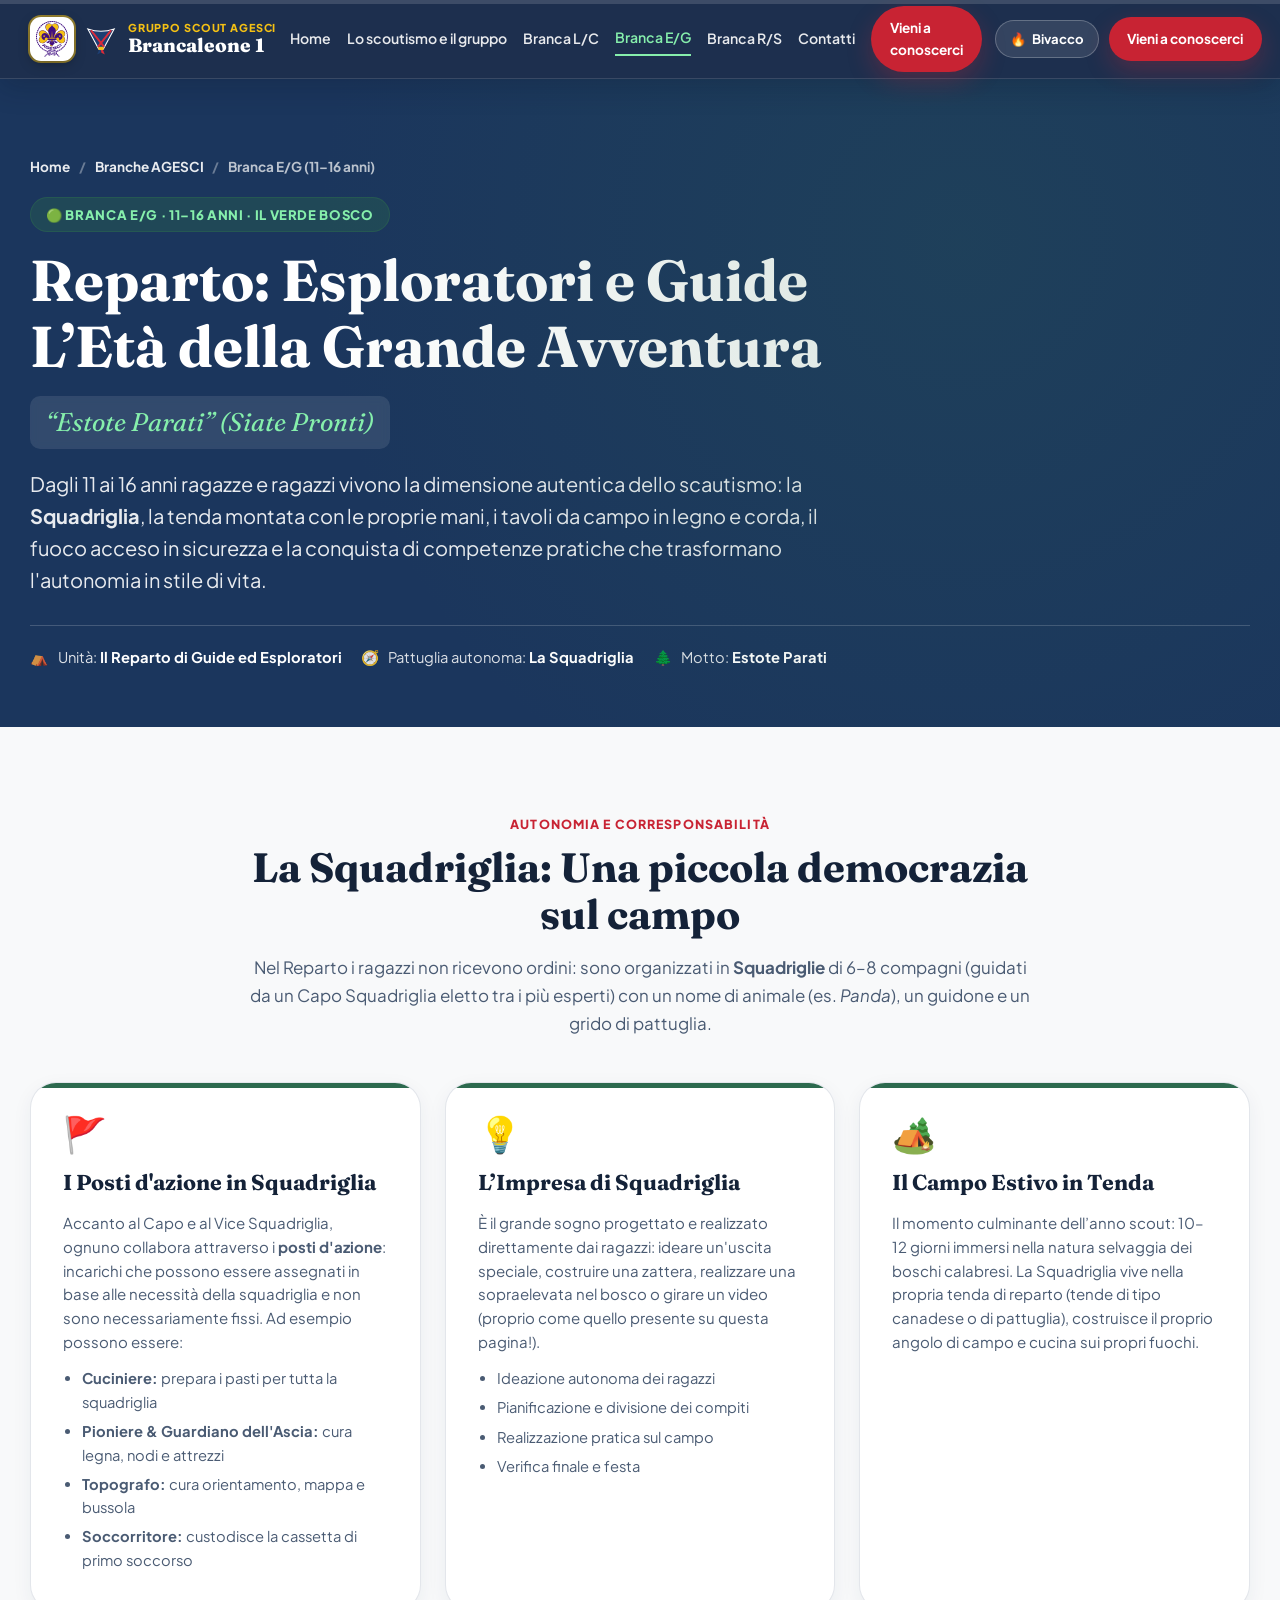
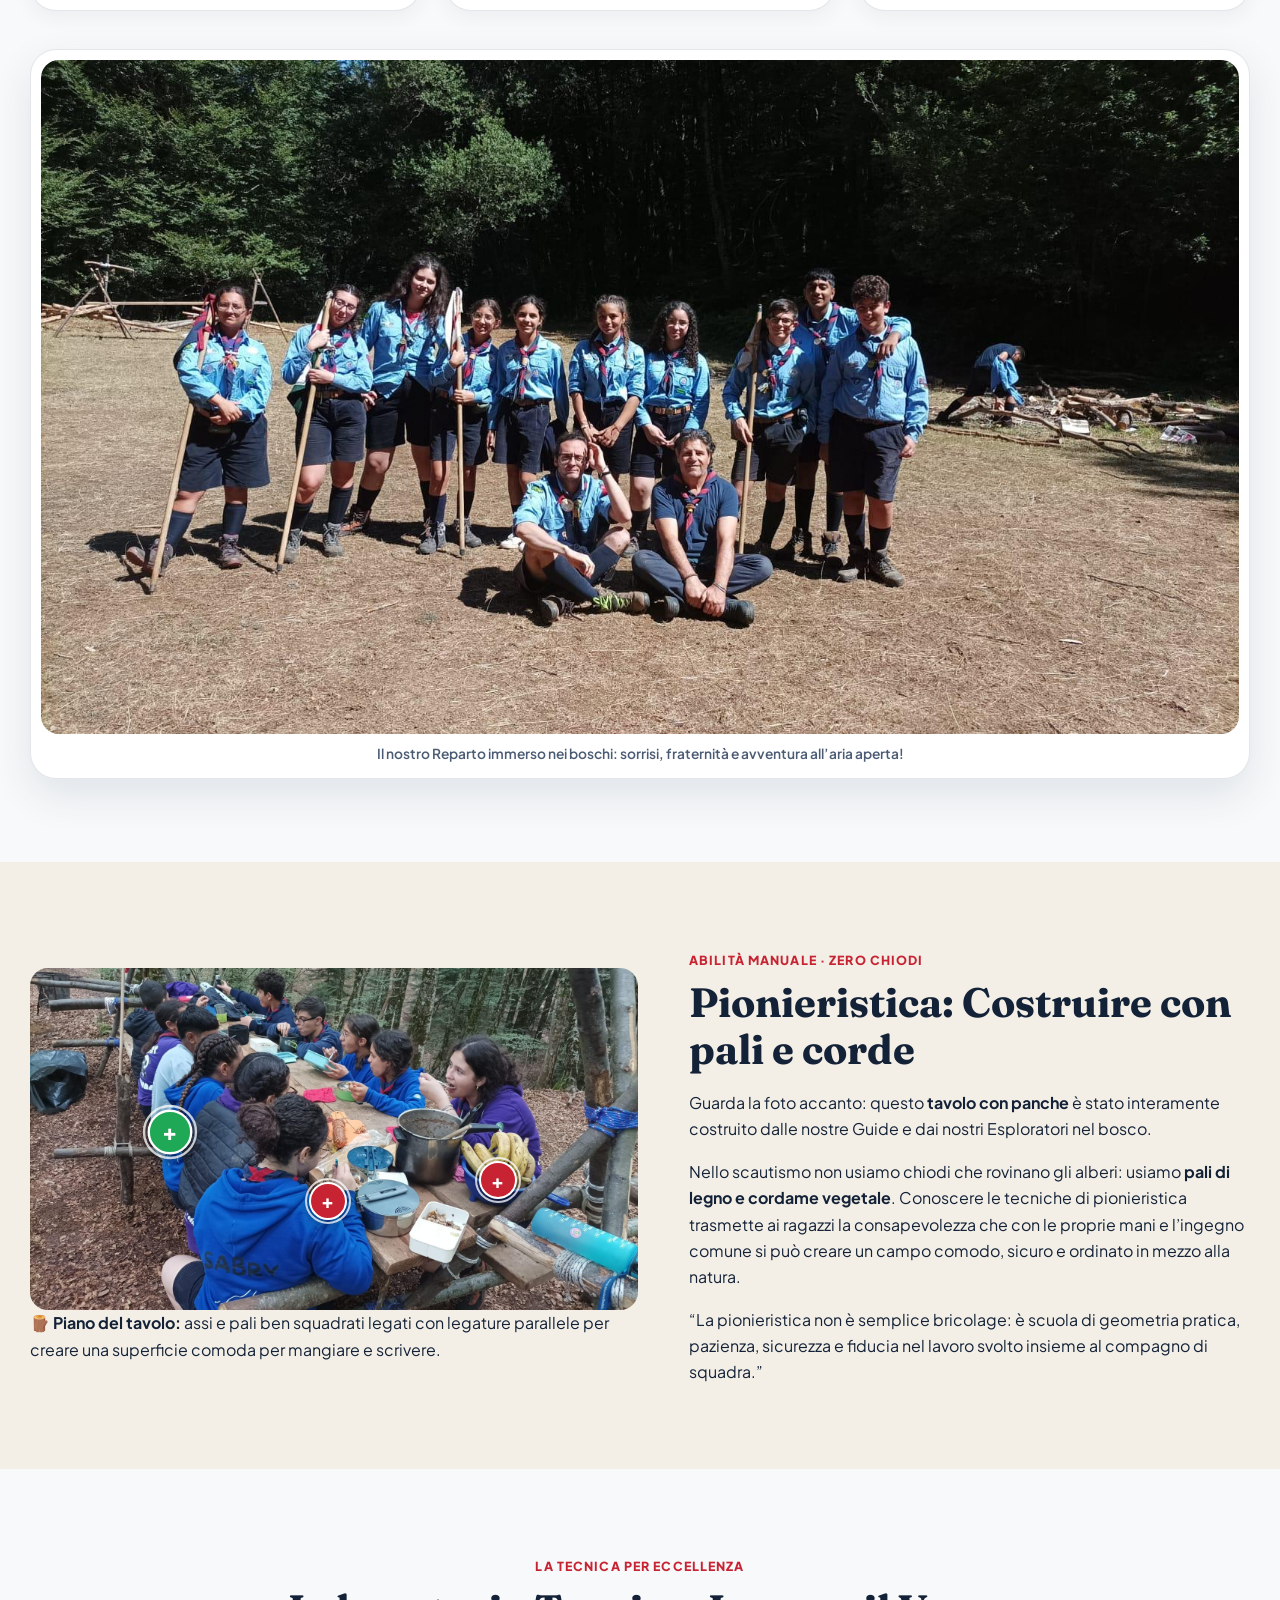
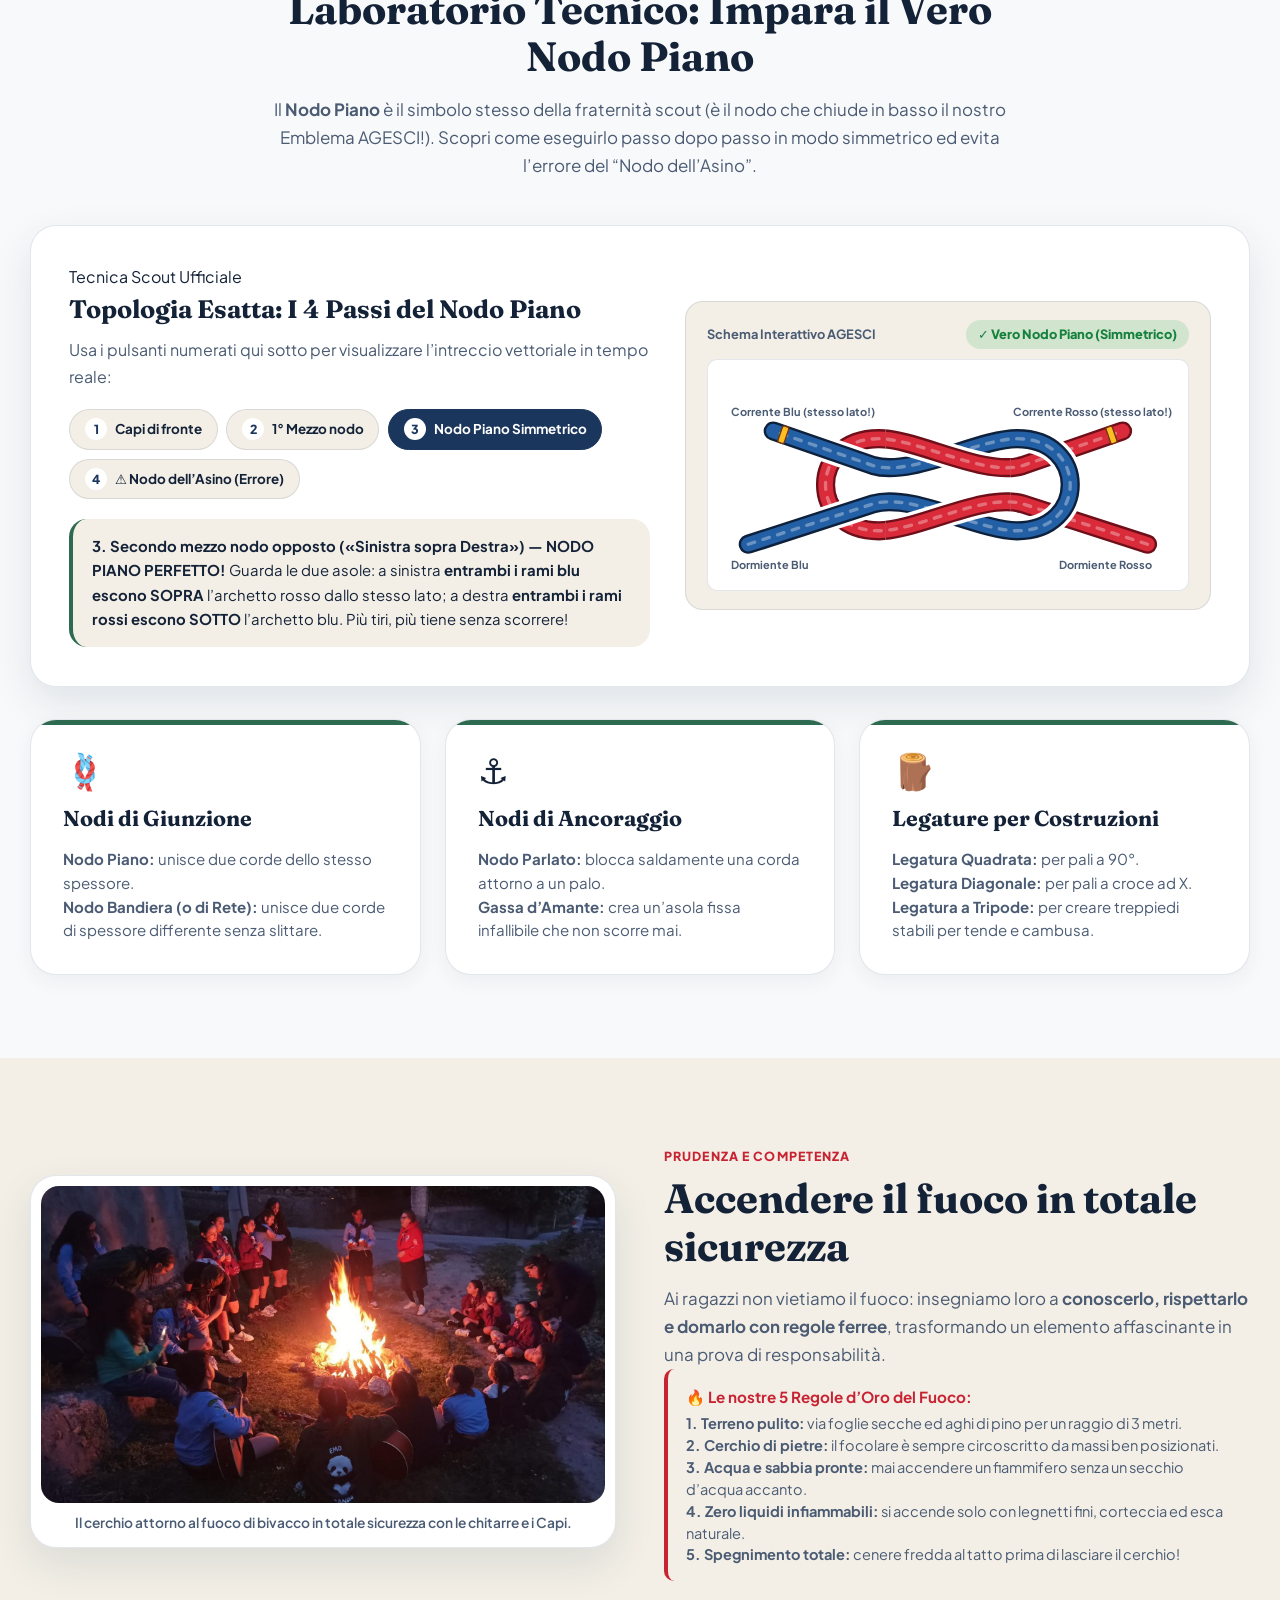
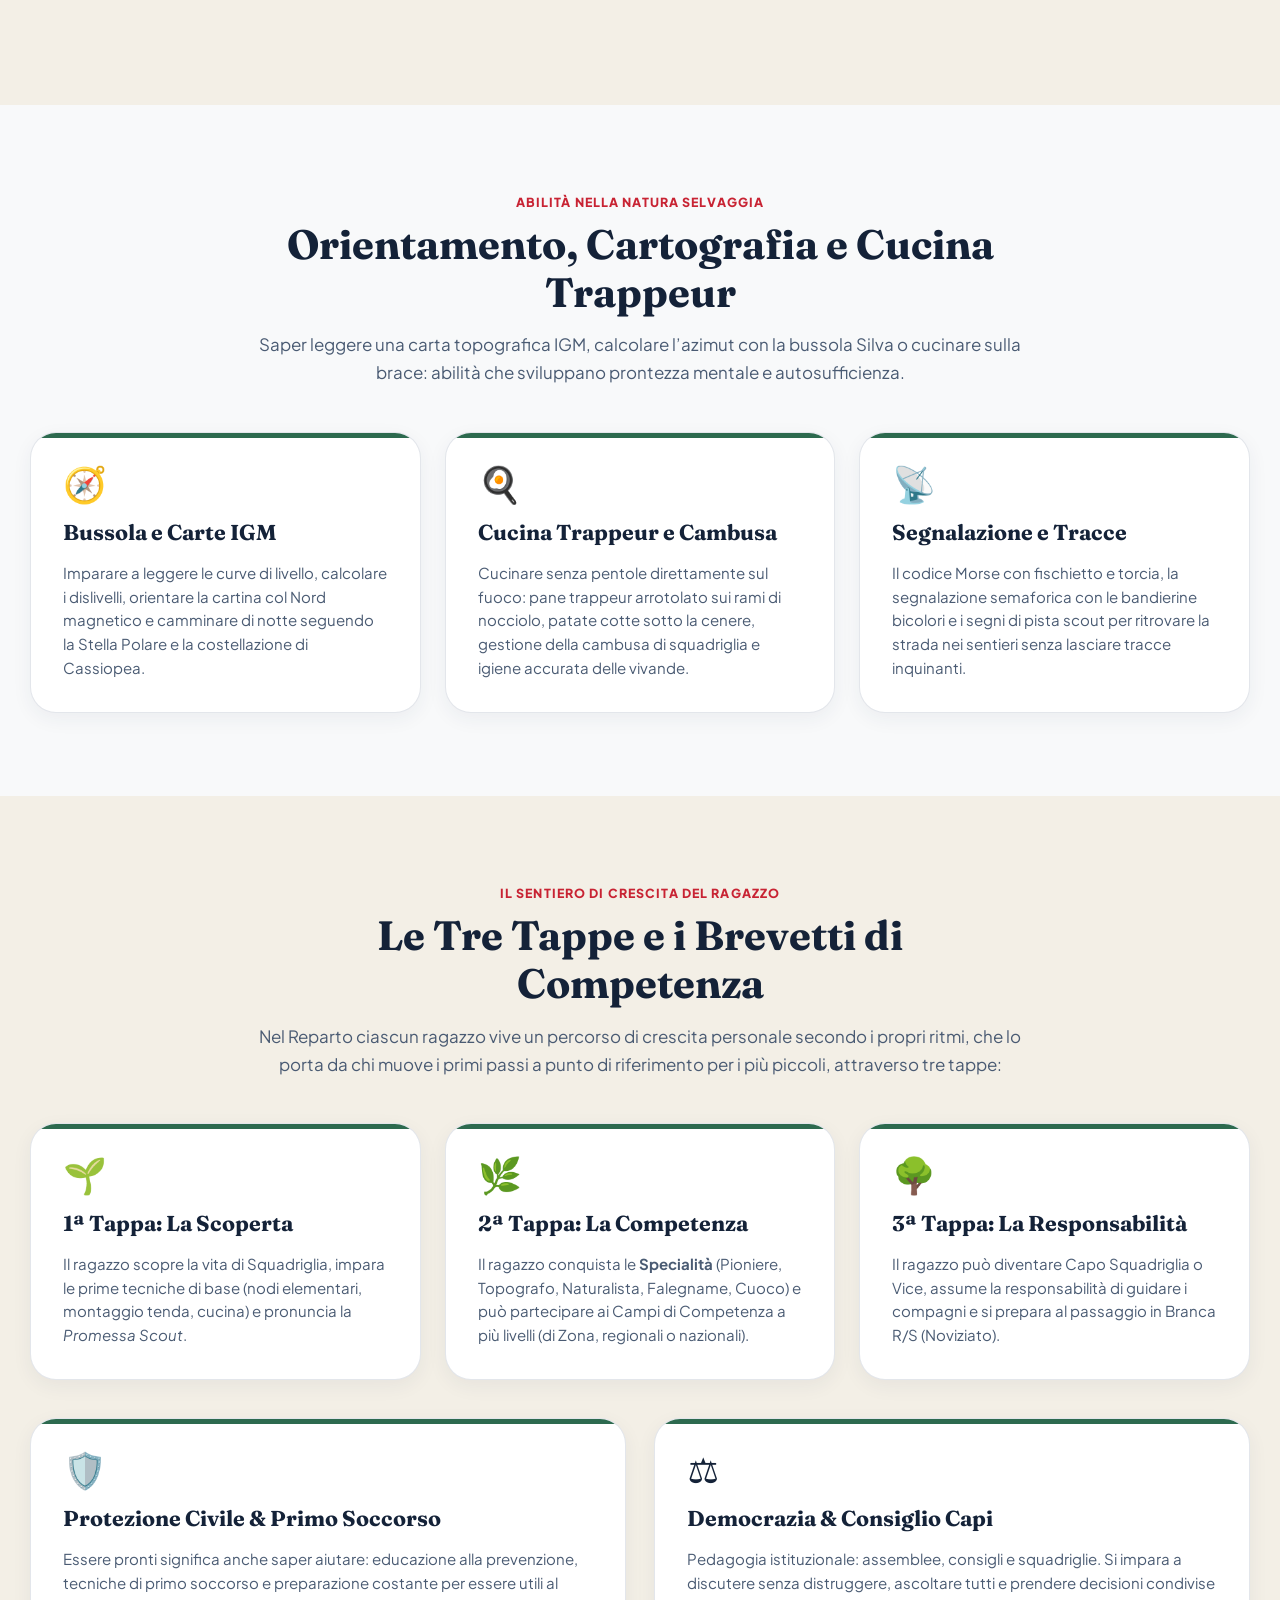
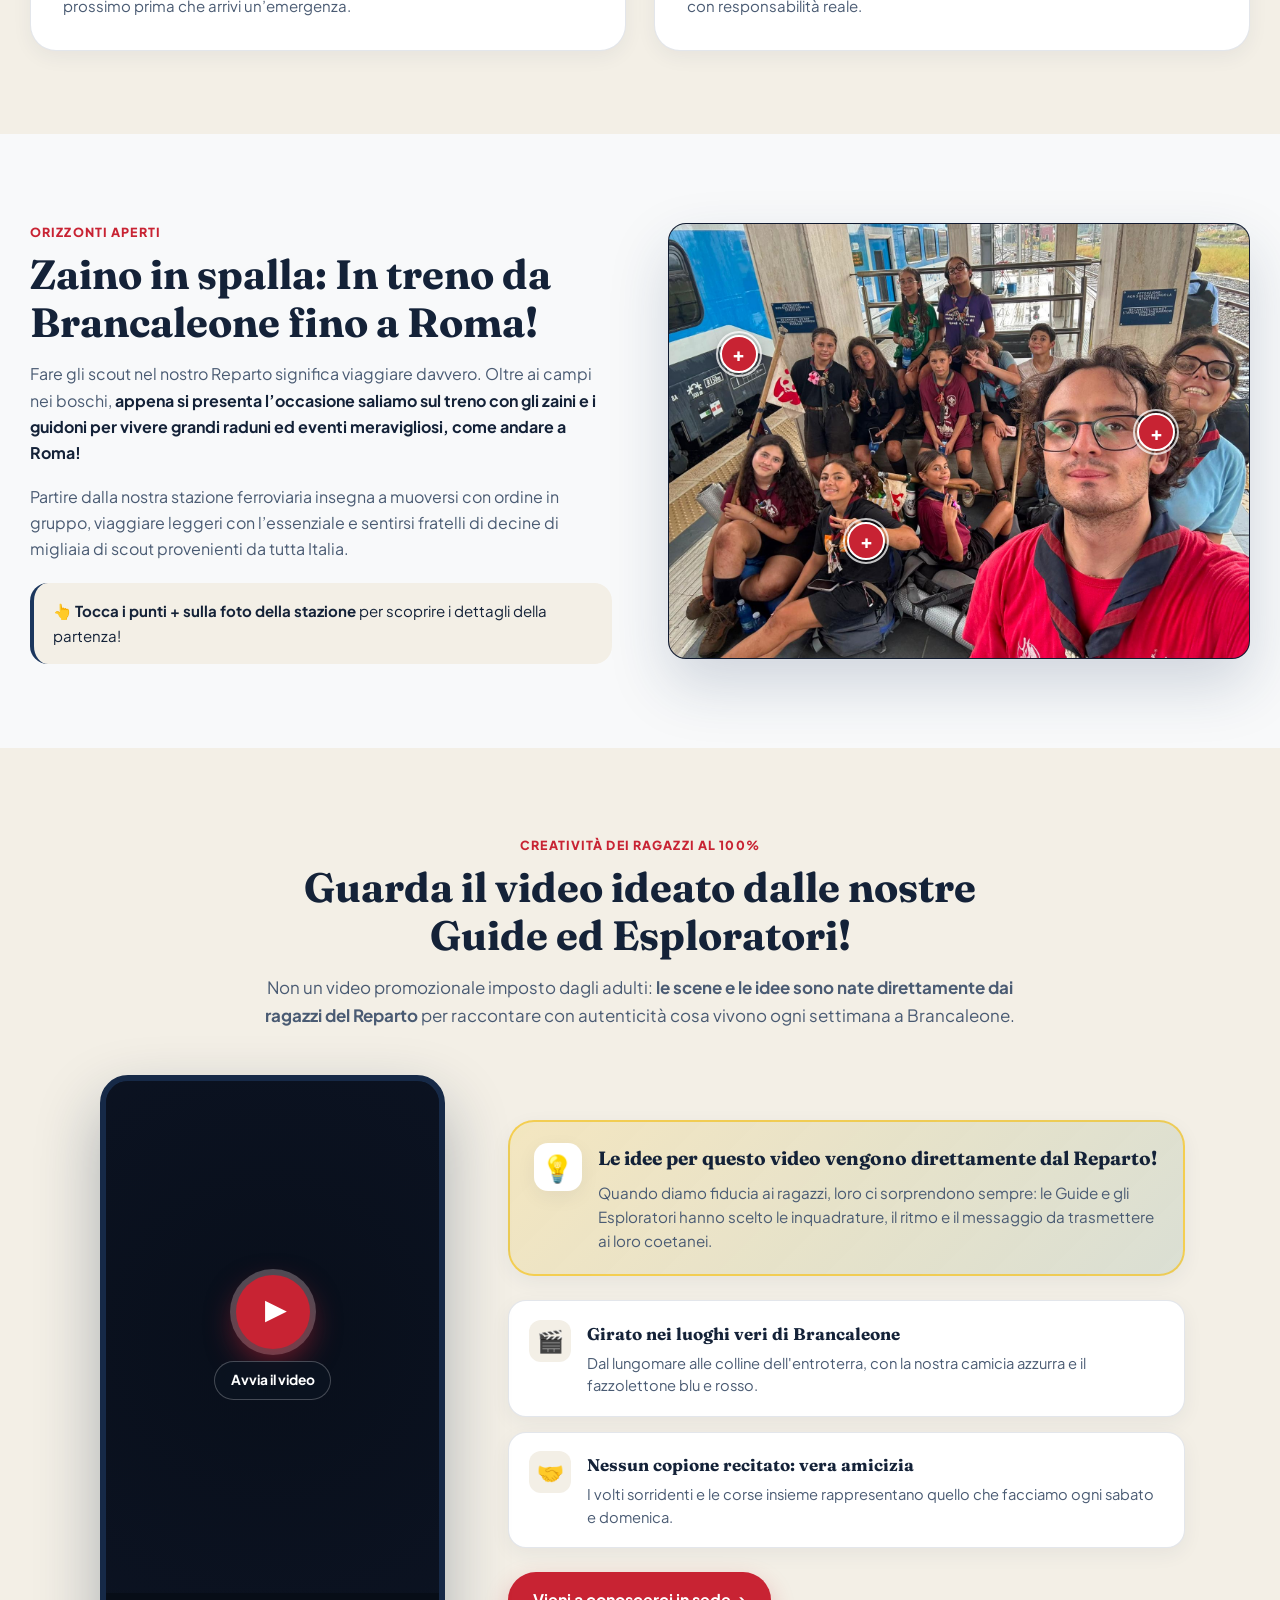
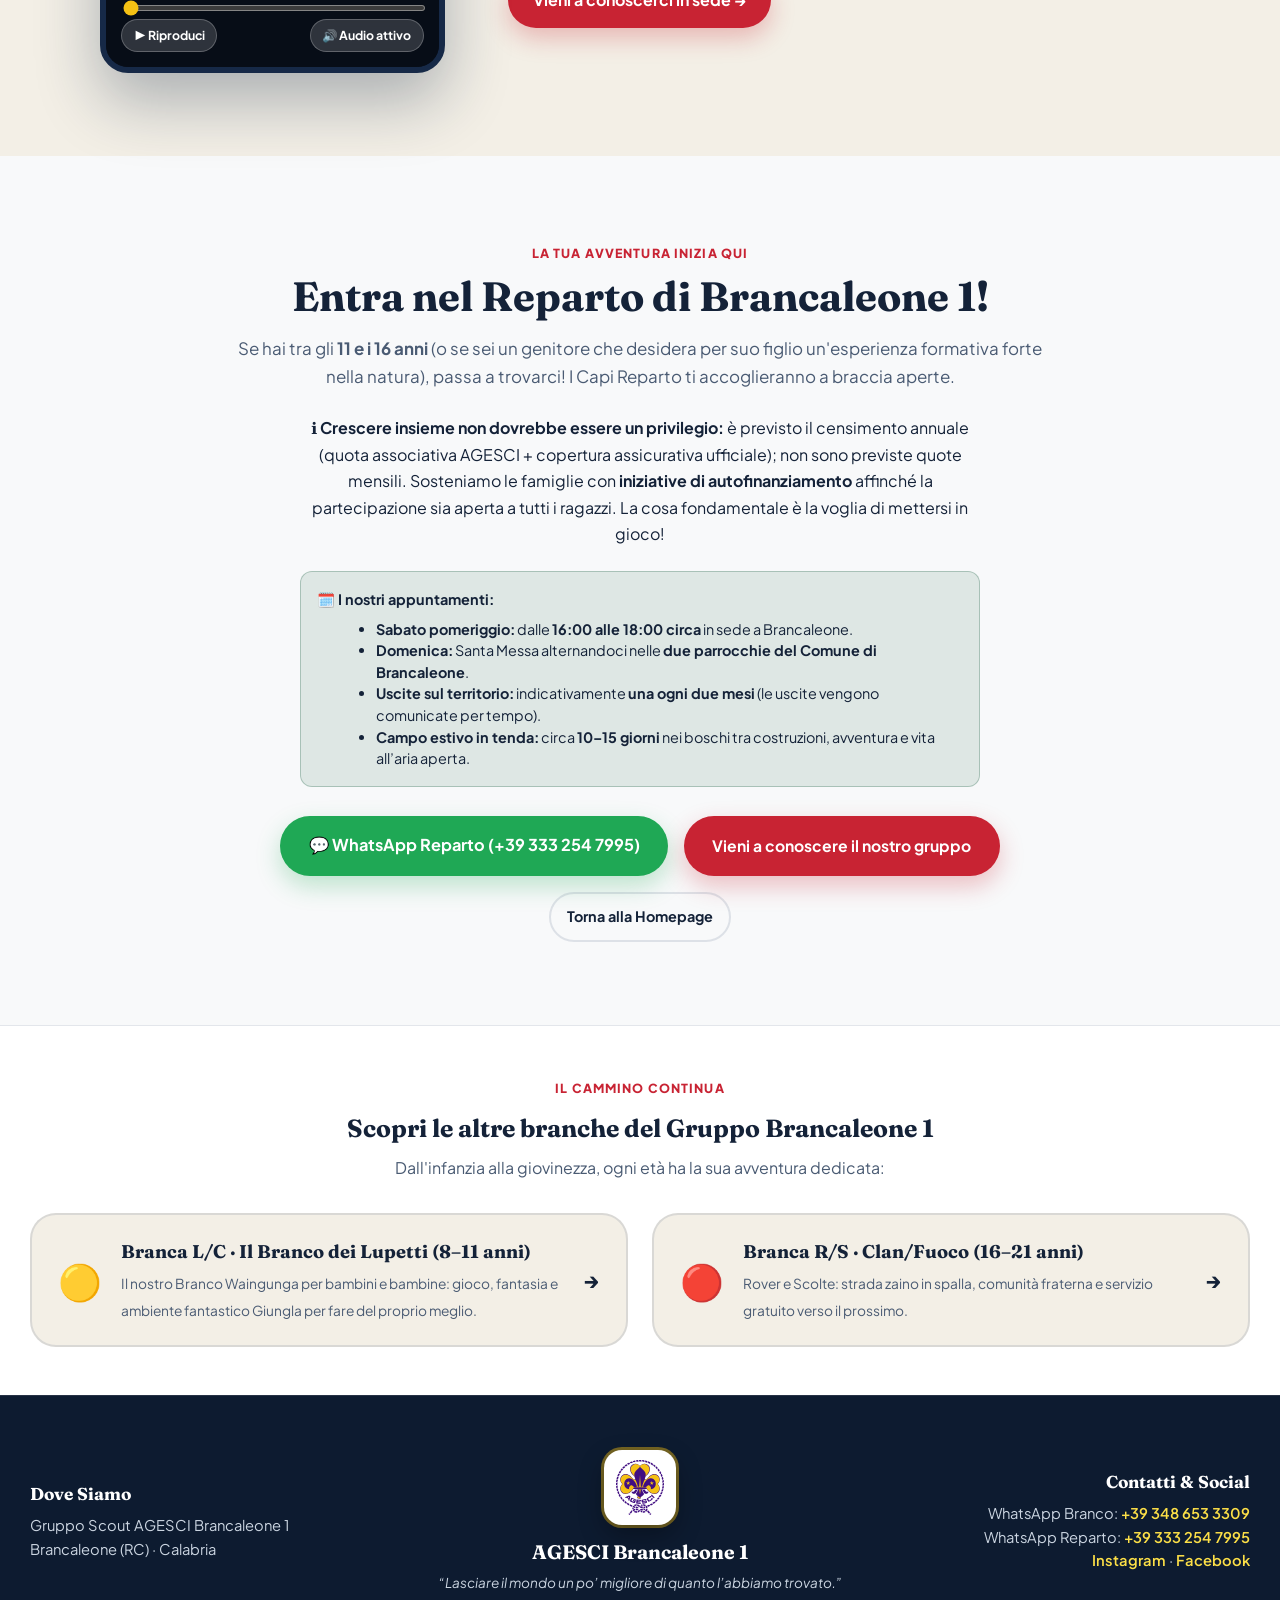
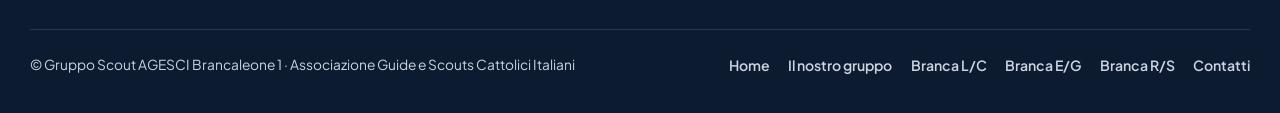
<file: codice/reparto.html>
<!DOCTYPE html>
<html lang="it" data-theme="day">
<head>
  <meta charset="UTF-8" />
  <meta name="viewport" content="width=device-width, initial-scale=1.0" />
  <title>Reparto Esploratori e Guide (11–16 anni) · AGESCI Brancaleone 1 (BR1)</title>
  <meta
    name="description"
    content="Entra nel Reparto del Gruppo Scout AGESCI Brancaleone 1 (AGESCI BR1): vita di squadriglia, laboratorio nodi, pionieristica, fuochi in sicurezza e campi in tenda per ragazzi dagli 11 ai 16 anni a Brancaleone."
  />
  <meta name="robots" content="index, follow" />
  <link rel="canonical" href="https://semelscoutsemperscout26-cell.github.io/SCOUTBR1/codice/reparto.html" />
  <link rel="icon" type="image/svg+xml" href="AGESCI.svg" />

  <link rel="preconnect" href="https://fonts.googleapis.com" />
  <link rel="preconnect" href="https://fonts.gstatic.com" crossorigin />
  <link
    href="https://fonts.googleapis.com/css2?family=Caveat:wght@600;700&family=Fraunces:ital,opsz,wght@0,9..144,600;0,9..144,700;0,9..144,800;1,9..144,600&family=Plus+Jakarta+Sans:wght@400;500;600;700;800&display=swap"
    rel="stylesheet"
  />

  <link rel="stylesheet" href="styles.css" />
  <script defer src="app.js"></script>
</head>
<body>
  <!-- Barra di avanzamento corda -->
  <div class="scroll-rope" aria-hidden="true">
    <div class="scroll-rope__fill" id="scrollRopeFill"></div>
  </div>

  <a href="#contenuto-principale" class="skip-link">Salta al contenuto principale</a>

  <!-- Header Istituzionale -->
  <header class="site-header" id="top">
    <div class="container header-inner">
      <a href="index.html" class="brand" aria-label="Gruppo Scout AGESCI Brancaleone 1 - Torna alla Home">
        <span class="brand__emblem" aria-hidden="true">
          <img src="AGESCI.svg" alt="" width="38" height="43" />
        </span>
        <span class="brand__scarf" aria-hidden="true" title="Il fazzolettone blu e rosso di Brancaleone 1">
          <svg viewBox="0 0 44 44" width="34" height="34" fill="none">
            <path d="M5 9C16 12.8 28 12.8 39 9L25.2 34.5C23.8 37 20.2 37 18.8 34.5L5 9Z" fill="#1E3F73" stroke="#FFFFFF" stroke-width="1.4" />
            <path d="M9.5 11.5L25.5 31.5" stroke="#D92B3A" stroke-width="2.5" stroke-linecap="round" />
            <path d="M34.5 11.5L18.5 31.5" stroke="#D92B3A" stroke-width="2.5" stroke-linecap="round" />
            <rect x="18.5" y="32" width="7" height="4.2" rx="1.6" fill="#F5C114" />
            <path d="M19.5 36.2L17 42L21.5 39.8L22 36.2Z" fill="#1E3F73" />
            <path d="M24.5 36.2L27 42L22.5 39.8L22 36.2Z" fill="#D92B3A" />
          </svg>
        </span>
        <span class="brand__text">
          <span class="brand__eyebrow">Gruppo Scout AGESCI</span>
          <strong class="brand__name">Brancaleone 1</strong>
        </span>
      </a>

      <nav class="main-nav" id="mainNav" aria-label="Navigazione principale">
        <a href="index.html" class="nav-link">Home</a>
        <a href="index.html#chi-siamo" class="nav-link">Lo scoutismo e il gruppo</a>
        <a href="branco.html" class="nav-link nav-link--lc">Branca L/C</a>
        <a href="reparto.html" class="nav-link nav-link--eg is-current" aria-current="page">Branca E/G</a>
        <a href="clan.html" class="nav-link nav-link--rs">Branca R/S</a>
        <a href="index.html#contatti" class="nav-link">Contatti</a>
        <a href="index.html#contatti" class="btn btn--red btn--sm nav-cta-mobile">Vieni a conoscerci</a>
      </nav>

      <div class="header-actions">
        <button
          type="button"
          class="theme-toggle"
          id="themeToggle"
          aria-pressed="false"
          title="Cambia atmosfera tra Giorno al Campo e Sera al Bivacco"
        >
          <span class="theme-toggle__icon" id="themeIcon" aria-hidden="true">🔥</span>
          <span class="theme-toggle__label" id="themeLabel">Bivacco</span>
        </button>

        <a href="index.html#contatti" class="btn btn--red btn--sm hide-tablet">Vieni a conoscerci</a>

        <button
          type="button"
          class="menu-toggle"
          id="menuToggle"
          aria-expanded="false"
          aria-controls="mainNav"
          aria-label="Apri menu di navigazione"
        >
          <span></span>
          <span></span>
          <span></span>
        </button>
      </div>
    </div>
  </header>

  <main id="contenuto-principale">
    <!-- HERO DEDICATA BRANCA E/G (VERDE) -->
    <section class="branch-hero branch-hero--eg">
      <div class="branch-hero__ambient" aria-hidden="true"></div>
      <div class="container">
        <nav class="branch-breadcrumb" aria-label="Percorso di navigazione">
          <a href="index.html">Home</a>
          <span class="branch-breadcrumb__sep">/</span>
          <a href="index.html#branche">Branche AGESCI</a>
          <span class="branch-breadcrumb__sep">/</span>
          <span aria-current="page">Branca E/G (11–16 anni)</span>
        </nav>

        <span class="branch-hero__badge">🟢 Branca E/G · 11–16 anni · Il Verde Bosco</span>
        <h1 class="branch-hero__title">Reparto: Esploratori e Guide<br />L’Età della Grande Avventura</h1>
        <div class="branch-hero__motto">“Estote Parati” (Siate Pronti)</div>

        <p class="branch-hero__lead">
          Dagli 11 ai 16 anni ragazze e ragazzi vivono la dimensione autentica dello scautismo:
          la <strong>Squadriglia</strong>, la tenda montata con le proprie mani, i tavoli da campo in legno
          e corda, il fuoco acceso in sicurezza e la conquista di competenze pratiche che trasformano
          l'autonomia in stile di vita.
        </p>

        <div class="branch-hero__meta-strip">
          <div class="branch-hero__meta-item">
            <span>⛺</span>
            <span>Unità: <strong>Il Reparto di Guide ed Esploratori</strong></span>
          </div>
          <div class="branch-hero__meta-item">
            <span>🧭</span>
            <span>Pattuglia autonoma: <strong>La Squadriglia</strong></span>
          </div>
          <div class="branch-hero__meta-item">
            <span>🌲</span>
            <span>Motto: <strong>Estote Parati</strong></span>
          </div>
        </div>
      </div>
    </section>

    <!-- 1. VITA DI REPARTO & SQUADRIGLIE -->
    <section class="section">
      <div class="container">
        <div class="section-header reveal">
          <span class="section-kicker">Autonomia e corresponsabilità</span>
          <h2 class="section-title">La Squadriglia: Una piccola democrazia sul campo</h2>
          <p class="section-subtitle">
            Nel Reparto i ragazzi non ricevono ordini: sono organizzati in <strong>Squadriglie</strong> di 6–8
            compagni (guidati da un Capo Squadriglia eletto tra i più esperti) con un nome di animale
            (es. <em>Panda</em>), un guidone e un grido di pattuglia.
          </p>
        </div>

        <div class="branch-grid-3 reveal">
          <article class="branch-card branch-card--eg">
            <div class="branch-card__bar"></div>
            <div class="branch-card__icon" aria-hidden="true">🚩</div>
            <h3>I Posti d'azione in Squadriglia</h3>
            <p>
              Accanto al Capo e al Vice Squadriglia, ognuno collabora attraverso i <strong>posti d'azione</strong>:
              incarichi che possono essere assegnati in base alle necessità della squadriglia e non sono necessariamente fissi.
              Ad esempio possono essere:
            </p>
            <ul>
              <li><strong>Cuciniere:</strong> prepara i pasti per tutta la squadriglia</li>
              <li><strong>Pioniere &amp; Guardiano dell'Ascia:</strong> cura legna, nodi e attrezzi</li>
              <li><strong>Topografo:</strong> cura orientamento, mappa e bussola</li>
              <li><strong>Soccorritore:</strong> custodisce la cassetta di primo soccorso</li>
            </ul>
          </article>

          <article class="branch-card branch-card--eg">
            <div class="branch-card__bar"></div>
            <div class="branch-card__icon" aria-hidden="true">💡</div>
            <h3>L’Impresa di Squadriglia</h3>
            <p>
              È il grande sogno progettato e realizzato direttamente dai ragazzi: ideare un'uscita speciale,
              costruire una zattera, realizzare una sopraelevata nel bosco o girare un video (proprio come
              quello presente su questa pagina!).
            </p>
            <ul>
              <li>Ideazione autonoma dei ragazzi</li>
              <li>Pianificazione e divisione dei compiti</li>
              <li>Realizzazione pratica sul campo</li>
              <li>Verifica finale e festa</li>
            </ul>
          </article>

          <article class="branch-card branch-card--eg">
            <div class="branch-card__bar"></div>
            <div class="branch-card__icon" aria-hidden="true">🏕️</div>
            <h3>Il Campo Estivo in Tenda</h3>
            <p>
              Il momento culminante dell’anno scout: 10–12 giorni immersi nella natura selvaggia dei boschi
              calabresi. La Squadriglia vive nella propria tenda di reparto (tende di tipo canadese o di pattuglia),
              costruisce il proprio angolo di campo e cucina sui propri fuochi.
            </p>
          </article>
        </div>

        <!-- Foto Reparto nel bosco (WA0038) -->
        <div style="margin-top: 2.4rem;" class="reveal">
          <figure class="stereotipi-banner-photo">
            <img
              src="../Reparto info/IMG-20261018-WA0038.jpg"
              alt="Il Reparto del Gruppo AGESCI Brancaleone 1 sorridente nel bosco"
              width="1600"
              height="900"
              loading="lazy"
              decoding="async"
            />
            <figcaption>Il nostro Reparto immerso nei boschi: sorrisi, fraternità e avventura all’aria aperta!</figcaption>
          </figure>
        </div>
      </div>
    </section>

    <!-- 2. PIONIERISTICA & COSTRUZIONI CON HOTSPOT (WA0000) -->
    <section class="section section--tinted" id="pionieristica">
      <div class="container">
        <div class="craft-odoo-grid reveal">
          <div class="craft-media-col">
            <div class="hotspot-frame" id="craftHotspotFrame">
              <img
                src="../Reparto info/IMG-20261018-WA0000.jpg"
                alt="Tavolo da campo con panche costruito con pali di legno e corde dal Gruppo Scout AGESCI Brancaleone 1"
                width="1600"
                height="900"
                loading="lazy"
                decoding="async"
              />
              <button
                type="button"
                class="hotspot-pin is-selected"
                style="left: 23%; top: 48%"
                data-spot-text="🪵 Piano del tavolo: assi e pali ben squadrati legati con legature parallele per creare una superficie comoda per mangiare e scrivere."
                aria-label="Dettaglio piano tavolo"
              >+</button>
              <button
                type="button"
                class="hotspot-pin"
                style="left: 49%; top: 68%"
                data-spot-text="🪢 Legatura quadrata a incrocio: stringe due pali perpendicolari con precisione millimetrica. Più la corda è serrata coi giri di strozzatura, più la struttura regge pesi elevati."
                aria-label="Dettaglio legatura portante"
              >+</button>
              <button
                type="button"
                class="hotspot-pin"
                style="left: 77%; top: 62%"
                data-spot-text="🪑 Panca sollevata dal terreno: i ragazzi mangiano seduti comodamente insieme all’aperto, senza toccare l’umidità del suolo."
                aria-label="Dettaglio panca sospesa"
              >+</button>
            </div>
            <div class="craft-readout-box" id="craftSpotReadout" aria-live="polite">
              🪵 <strong>Piano del tavolo:</strong> assi e pali ben squadrati legati con legature parallele per creare una superficie comoda per mangiare e scrivere.
            </div>
          </div>

          <div class="craft-content-col">
            <span class="section-kicker">Abilità manuale · Zero chiodi</span>
            <h2 class="section-title" style="text-align: left">Pionieristica: Costruire con pali e corde</h2>
            <p>
              Guarda la foto accanto: questo <strong>tavolo con panche</strong> è stato interamente
              costruito dalle nostre Guide e dai nostri Esploratori nel bosco.
            </p>
            <p>
              Nello scautismo non usiamo chiodi che rovinano gli alberi: usiamo <strong>pali di legno e
              cordame vegetale</strong>. Conoscere le tecniche di pionieristica trasmette ai ragazzi la
              consapevolezza che con le proprie mani e l’ingegno comune si può creare un campo comodo,
              sicuro e ordinato in mezzo alla natura.
            </p>
            <div class="odoo-quote-callout">
              “La pionieristica non è semplice bricolage: è scuola di geometria pratica, pazienza, sicurezza
              e fiducia nel lavoro svolto insieme al compagno di squadra.”
            </div>
          </div>
        </div>
      </div>
    </section>

    <!-- 3. IL LABORATORIO TECNICO DEL NODO PIANO (SVG INTERATTIVO TOPOLOGICAMENTE ESATTO A 6 INCROCI) -->
    <section class="section" id="nodi">
      <div class="container">
        <div class="section-header reveal">
          <span class="section-kicker">La tecnica per eccellenza</span>
          <h2 class="section-title">Laboratorio Tecnico: Impara il Vero Nodo Piano</h2>
          <p class="section-subtitle">
            Il <strong>Nodo Piano</strong> è il simbolo stesso della fraternità scout (è il nodo che chiude
            in basso il nostro Emblema AGESCI!). Scopri come eseguirlo passo dopo passo in modo simmetrico
            ed evita l’errore del “Nodo dell’Asino”.
          </p>
        </div>

        <div class="knot-lab reveal">
          <div class="knot-lab__text">
            <span class="badge badge--green">Tecnica Scout Ufficiale</span>
            <h3>Topologia Esatta: I 4 Passi del Nodo Piano</h3>
            <p>
              Usa i pulsanti numerati qui sotto per visualizzare l’intreccio vettoriale in tempo reale:
            </p>

            <div class="knot-steps" role="group" aria-label="Passi di esecuzione del nodo">
              <button type="button" class="knot-step-btn" data-knot-step="1">
                <span class="knot-step-btn__num">1</span> Capi di fronte
              </button>
              <button type="button" class="knot-step-btn" data-knot-step="2">
                <span class="knot-step-btn__num">2</span> 1° Mezzo nodo
              </button>
              <button type="button" class="knot-step-btn is-active" data-knot-step="3">
                <span class="knot-step-btn__num">3</span> Nodo Piano Simmetrico
              </button>
              <button type="button" class="knot-step-btn knot-step-btn--warn" data-knot-step="4">
                <span class="knot-step-btn__num">4</span> ⚠️ Nodo dell’Asino (Errore)
              </button>
            </div>

            <div class="knot-explanation-box" id="knotCaption" aria-live="polite">
              <strong>3. Secondo mezzo nodo opposto («Sinistra sopra Destra») — NODO PIANO PERFETTO!</strong>
              Guarda le due asole: a sinistra <strong>entrambi i rami blu escono SOPRA</strong> l’archetto rosso
              dallo stesso lato; a destra <strong>entrambi i rami rossi escono SOTTO</strong> l’archetto blu.
              Più tiri, più tiene senza scorrere!
            </div>
          </div>

          <div class="knot-svg-card">
            <div class="knot-svg-card__header">
              <span>Schema Interattivo AGESCI</span>
              <span class="knot-status-pill" id="knotStatusPill">✓ Vero Nodo Piano (Simmetrico)</span>
            </div>
            <svg id="knotSvg" class="knot-svg" viewBox="0 0 500 240" role="img" aria-label="Diagramma vettoriale del nodo"></svg>
          </div>
        </div>

        <div class="branch-grid-3 reveal" style="margin-top: 2rem;">
          <article class="branch-card branch-card--eg">
            <div class="branch-card__bar"></div>
            <div class="branch-card__icon" aria-hidden="true">🪢</div>
            <h3>Nodi di Giunzione</h3>
            <p><strong>Nodo Piano:</strong> unisce due corde dello stesso spessore.<br /><strong>Nodo Bandiera (o di Rete):</strong> unisce due corde di spessore differente senza slittare.</p>
          </article>
          <article class="branch-card branch-card--eg">
            <div class="branch-card__bar"></div>
            <div class="branch-card__icon" aria-hidden="true">⚓</div>
            <h3>Nodi di Ancoraggio</h3>
            <p><strong>Nodo Parlato:</strong> blocca saldamente una corda attorno a un palo.<br /><strong>Gassa d’Amante:</strong> crea un’asola fissa infallibile che non scorre mai.</p>
          </article>
          <article class="branch-card branch-card--eg">
            <div class="branch-card__bar"></div>
            <div class="branch-card__icon" aria-hidden="true">🪵</div>
            <h3>Legature per Costruzioni</h3>
            <p><strong>Legatura Quadrata:</strong> per pali a 90°.<br /><strong>Legatura Diagonale:</strong> per pali a croce ad X.<br /><strong>Legatura a Tripode:</strong> per creare treppiedi stabili per tende e cambusa.</p>
          </article>
        </div>
      </div>
    </section>

    <!-- 4. FUOCO E SICUREZZA (FOTO WA0020) -->
    <section class="section section--tinted" id="fuoco">
      <div class="container">
        <div class="stereotipi-intro-grid reveal">
          <figure class="stereotipi-banner-photo">
            <img
              src="../Reparto info/IMG-20261018-WA0020.jpg"
              alt="Il fuoco di bivacco serale in sicurezza con cerchio di pietre del Gruppo Brancaleone 1"
              width="1600"
              height="900"
              loading="lazy"
              decoding="async"
            />
            <figcaption>Il cerchio attorno al fuoco di bivacco in totale sicurezza con le chitarre e i Capi.</figcaption>
          </figure>

          <div>
            <span class="section-kicker">Prudenza e competenza</span>
            <h2 class="section-title" style="text-align: left">Accendere il fuoco in totale sicurezza</h2>
            <p class="section-subtitle" style="text-align: left">
              Ai ragazzi non vietiamo il fuoco: insegniamo loro a <strong>conoscerlo, rispettarlo e domarlo
              con regole ferree</strong>, trasformando un elemento affascinante in una prova di responsabilità.
            </p>
            <div class="odoo-myth-box">
              <strong class="odoo-myth-box__myth">🔥 Le nostre 5 Regole d’Oro del Fuoco:</strong>
              <p>
                <strong>1. Terreno pulito:</strong> via foglie secche ed aghi di pino per un raggio di 3 metri.<br />
                <strong>2. Cerchio di pietre:</strong> il focolare è sempre circoscritto da massi ben posizionati.<br />
                <strong>3. Acqua e sabbia pronte:</strong> mai accendere un fiammifero senza un secchio d’acqua accanto.<br />
                <strong>4. Zero liquidi infiammabili:</strong> si accende solo con legnetti fini, corteccia ed esca naturale.<br />
                <strong>5. Spegnimento totale:</strong> cenere fredda al tatto prima di lasciare il cerchio!
              </p>
            </div>
          </div>
        </div>
      </div>
    </section>

    <!-- 5. ORIENTAMENTO, BUSSOLA E CUCINA TRAPPEUR -->
    <section class="section" id="competenze">
      <div class="container">
        <div class="section-header reveal">
          <span class="section-kicker">Abilità nella natura selvaggia</span>
          <h2 class="section-title">Orientamento, Cartografia e Cucina Trappeur</h2>
          <p class="section-subtitle">
            Saper leggere una carta topografica IGM, calcolare l’azimut con la bussola Silva o cucinare
            sulla brace: abilità che sviluppano prontezza mentale e autosufficienza.
          </p>
        </div>

        <div class="branch-grid-3 reveal">
          <article class="branch-card branch-card--eg">
            <div class="branch-card__bar"></div>
            <div class="branch-card__icon" aria-hidden="true">🧭</div>
            <h3>Bussola e Carte IGM</h3>
            <p>
              Imparare a leggere le curve di livello, calcolare i dislivelli, orientare la cartina col Nord
              magnetico e camminare di notte seguendo la Stella Polare e la costellazione di Cassiopea.
            </p>
          </article>

          <article class="branch-card branch-card--eg">
            <div class="branch-card__bar"></div>
            <div class="branch-card__icon" aria-hidden="true">🍳</div>
            <h3>Cucina Trappeur e Cambusa</h3>
            <p>
              Cucinare senza pentole direttamente sul fuoco: pane trappeur arrotolato sui rami di nocciolo,
              patate cotte sotto la cenere, gestione della cambusa di squadriglia e igiene accurata delle vivande.
            </p>
          </article>

          <article class="branch-card branch-card--eg">
            <div class="branch-card__bar"></div>
            <div class="branch-card__icon" aria-hidden="true">📡</div>
            <h3>Segnalazione e Tracce</h3>
            <p>
              Il codice Morse con fischietto e torcia, la segnalazione semaforica con le bandierine bicolori
              e i segni di pista scout per ritrovare la strada nei sentieri senza lasciare tracce inquinanti.
            </p>
          </article>
        </div>
      </div>
    </section>

    <!-- 6. PROGRESSIONE: TAPPE E SPECIALITÀ DI REPARTO -->
    <section class="section section--tinted">
      <div class="container">
        <div class="section-header reveal">
          <span class="section-kicker">Il sentiero di crescita del ragazzo</span>
          <h2 class="section-title">Le Tre Tappe e i Brevetti di Competenza</h2>
          <p class="section-subtitle">
            Nel Reparto ciascun ragazzo vive un percorso di crescita personale secondo i propri ritmi, che lo porta
            da chi muove i primi passi a punto di riferimento per i più piccoli, attraverso tre tappe:
          </p>
        </div>

        <div class="branch-grid-3 reveal">
          <article class="branch-card branch-card--eg">
            <div class="branch-card__bar"></div>
            <div class="branch-card__icon" aria-hidden="true">🌱</div>
            <h3>1ª Tappa: La Scoperta</h3>
            <p>Il ragazzo scopre la vita di Squadriglia, impara le prime tecniche di base (nodi elementari, montaggio tenda, cucina) e pronuncia la <em>Promessa Scout</em>.</p>
          </article>

          <article class="branch-card branch-card--eg">
            <div class="branch-card__bar"></div>
            <div class="branch-card__icon" aria-hidden="true">🌿</div>
            <h3>2ª Tappa: La Competenza</h3>
            <p>Il ragazzo conquista le <strong>Specialità</strong> (Pioniere, Topografo, Naturalista, Falegname, Cuoco) e può partecipare ai Campi di Competenza a più livelli (di Zona, regionali o nazionali).</p>
          </article>

          <article class="branch-card branch-card--eg">
            <div class="branch-card__bar"></div>
            <div class="branch-card__icon" aria-hidden="true">🌳</div>
            <h3>3ª Tappa: La Responsabilità</h3>
            <p>Il ragazzo può diventare Capo Squadriglia o Vice, assume la responsabilità di guidare i compagni e si prepara al passaggio in Branca R/S (Noviziato).</p>
          </article>
        </div>

        <div class="branch-grid-2 reveal" style="margin-top: 2.4rem;">
          <article class="branch-card branch-card--eg">
            <div class="branch-card__bar"></div>
            <div class="branch-card__icon" aria-hidden="true">🛡️</div>
            <h3>Protezione Civile &amp; Primo Soccorso</h3>
            <p>
              Essere pronti significa anche saper aiutare: educazione alla prevenzione, tecniche di primo soccorso
              e preparazione costante per essere utili al prossimo prima che arrivi un’emergenza.
            </p>
          </article>
          <article class="branch-card branch-card--eg">
            <div class="branch-card__bar"></div>
            <div class="branch-card__icon" aria-hidden="true">⚖️</div>
            <h3>Democrazia &amp; Consiglio Capi</h3>
            <p>
              Pedagogia istituzionale: assemblee, consigli e squadriglie. Si impara a discutere senza distruggere,
              ascoltare tutti e prendere decisioni condivise con responsabilità reale.
            </p>
          </article>
        </div>
      </div>
    </section>

    <!-- 7. VIAGGIO IN TRENO VERSO ROMA CON HOTSPOT (WA0039) -->
    <section class="section" id="roma">
      <div class="container">
        <div class="rome-grid reveal">
          <div class="rome-grid__content">
            <span class="section-kicker">Orizzonti aperti</span>
            <h2 class="section-title" style="text-align: left">
              Zaino in spalla: In treno da Brancaleone fino a Roma!
            </h2>
            <p>
              Fare gli scout nel nostro Reparto significa viaggiare davvero. Oltre ai campi nei boschi,
              <strong>appena si presenta l’occasione saliamo sul treno con gli zaini e i guidoni per vivere
              grandi raduni ed eventi meravigliosi, come andare a Roma!</strong>
            </p>
            <p>
              Partire dalla nostra stazione ferroviaria insegna a muoversi con ordine in gruppo, viaggiare
              leggeri con l’essenziale e sentirsi fratelli di decine di migliaia di scout provenienti da tutta Italia.
            </p>
            <div class="rome-Readout-box" id="romeSpotReadout" aria-live="polite">
              👆 <strong>Tocca i punti + sulla foto della stazione</strong> per scoprire i dettagli della partenza!
            </div>
          </div>

          <div class="rome-grid__media">
            <div class="hotspot-frame hotspot-frame--4x3" id="romeHotspotFrame">
              <img
                src="../Reparto info/IMG-20261018-WA0039.jpg"
                alt="Il Gruppo AGESCI Brancaleone 1 in stazione davanti al treno InterCity con zaini e guidoni verso Roma"
                width="1600"
                height="1200"
                loading="lazy"
                decoding="async"
              />
              <button
                type="button"
                class="hotspot-pin"
                style="left: 12%; top: 30%"
                data-spot-text="🚆 Il vero treno della partenza: davanti all’InterCity in stazione a Brancaleone pronti a partire insieme con entusiasmo!"
                aria-label="Dettaglio treno InterCity"
              >+</button>
              <button
                type="button"
                class="hotspot-pin"
                style="left: 34%; top: 73%"
                data-spot-text="🎒 Zaini, stuoie e guidone della Squadriglia Panda: portare sulle spalle tutto ciò che serve insegna il valore dell’essenzialità."
                aria-label="Dettaglio zaini e guidoni"
              >+</button>
              <button
                type="button"
                class="hotspot-pin"
                style="left: 84%; top: 48%"
                data-spot-text="🧭 I Capi sempre al fianco dei ragazzi: ogni viaggio è curato nei minimi dettagli per un’esperienza sicura e indimenticabile."
                aria-label="Dettaglio Capi accompagnatori"
              >+</button>
            </div>
          </div>
        </div>
      </div>
    </section>

    <!-- 8. IL VIDEO GIRATO A BRANCALEONE (IDEATO DALLE GUIDE ED ESPLORATORI!) -->
    <section class="section section--tinted" id="video">
      <div class="container">
        <div class="section-header reveal">
          <span class="section-kicker">Creatività dei ragazzi al 100%</span>
          <h2 class="section-title">Guarda il video ideato dalle nostre Guide ed Esploratori!</h2>
          <p class="section-subtitle">
            Non un video promozionale imposto dagli adulti: <strong>le scene e le idee sono nate direttamente
            dai ragazzi del Reparto</strong> per raccontare con autenticità cosa vivono ogni settimana a Brancaleone.
          </p>
        </div>

        <div class="reel-showcase reveal">
          <div class="reel-player-col">
            <div class="reel-phone-frame" id="reelFrame">
              <video
                id="brancaVideo"
                class="reel-video"
                src="../Reparto%20info/WhatsApp%20Video%202026-10-26%20at%2011.26.04%20PM.mp4#t=0.1"
                preload="metadata"
                playsinline
                aria-label="Video del Gruppo AGESCI Brancaleone 1 ideato dalle Guide e dagli Esploratori"
              ></video>

              <button
                type="button"
                class="reel-big-play"
                id="reelBigPlayBtn"
                aria-label="Riproduci il video del Reparto Brancaleone 1"
              >
                <span class="reel-big-play__circle" aria-hidden="true">▶</span>
                <span class="reel-big-play__text">Avvia il video</span>
              </button>

              <div class="reel-controls">
                <div class="reel-progress-wrap">
                  <input
                    type="range"
                    id="reelScrubber"
                    class="reel-scrubber"
                    min="0"
                    max="37.8"
                    step="0.1"
                    value="0"
                    aria-label="Avanzamento del video"
                  />
                </div>
                <div class="reel-controls__row">
                  <button type="button" class="reel-ctrl-btn" id="reelPlayPauseBtn">▶ Riproduci</button>
                  <button type="button" class="reel-ctrl-btn" id="reelMuteBtn">🔊 Audio attivo</button>
                </div>
              </div>
            </div>
          </div>

          <div class="reel-story-col">
            <div class="youth-credit-banner">
              <span class="youth-credit-banner__icon" aria-hidden="true">💡</span>
              <div>
                <strong>Le idee per questo video vengono direttamente dal Reparto!</strong>
                <p>
                  Quando diamo fiducia ai ragazzi, loro ci sorprendono sempre: le Guide e gli Esploratori
                  hanno scelto le inquadrature, il ritmo e il messaggio da trasmettere ai loro coetanei.
                </p>
              </div>
            </div>

            <div class="reel-highlights">
              <div class="reel-highlight-card">
                <span class="reel-highlight-card__icon" aria-hidden="true">🎬</span>
                <div>
                  <strong>Girato nei luoghi veri di Brancaleone</strong>
                  <p>Dal lungomare alle colline dell'entroterra, con la nostra camicia azzurra e il fazzolettone blu e rosso.</p>
                </div>
              </div>

              <div class="reel-highlight-card">
                <span class="reel-highlight-card__icon" aria-hidden="true">🤝</span>
                <div>
                  <strong>Nessun copione recitato: vera amicizia</strong>
                  <p>I volti sorridenti e le corse insieme rappresentano quello che facciamo ogni sabato e domenica.</p>
                </div>
              </div>
            </div>

            <div class="reel-cta-wrap">
              <a href="index.html#contatti" class="btn btn--red">Vieni a conoscerci in sede →</a>
            </div>
          </div>
        </div>
      </div>
    </section>

    <!-- 9. INVITO NATURALE & TRASPARENZA COSTI -->
    <section class="section">
      <div class="container" style="max-width: 820px; text-align: center">
        <div class="reveal">
          <span class="section-kicker">La tua avventura inizia qui</span>
          <h2 class="section-title">Entra nel Reparto di Brancaleone 1!</h2>
          <p class="section-subtitle" style="margin-inline: auto">
            Se hai tra gli <strong>11 e i 16 anni</strong> (o se sei un genitore che desidera per suo figlio
            un'esperienza formativa forte nella natura), passa a trovarci! I Capi Reparto ti accoglieranno
            a braccia aperte.
          </p>

          <p class="cost-note" style="max-width: 680px; margin: 1.5rem auto">
            <span aria-hidden="true">ℹ️</span>
            <span>
              <strong>Crescere insieme non dovrebbe essere un privilegio:</strong> è previsto il censimento annuale
              (quota associativa AGESCI + copertura assicurativa ufficiale); non sono previste quote mensili. Sosteniamo le
              famiglie con <strong>iniziative di autofinanziamento</strong> affinché la partecipazione sia aperta a tutti i ragazzi.
              La cosa fondamentale è la voglia di mettersi in gioco!
            </span>
          </p>
          <div class="schedule-callout" style="max-width: 680px; margin: 1rem auto; padding: 1rem; border-radius: 12px; background: rgba(45, 106, 79, 0.12); border: 1px solid rgba(45, 106, 79, 0.3); font-size: 0.9rem; text-align: left;">
            <strong>🗓️ I nostri appuntamenti:</strong>
            <ul style="margin: 0.4rem 0 0 1.2rem; line-height: 1.5;">
              <li><strong>Sabato pomeriggio:</strong> dalle <strong>16:00 alle 18:00 circa</strong> in sede a Brancaleone.</li>
              <li><strong>Domenica:</strong> Santa Messa alternandoci nelle <strong>due parrocchie del Comune di Brancaleone</strong>.</li>
              <li><strong>Uscite sul territorio:</strong> indicativamente <strong>una ogni due mesi</strong> (le uscite vengono comunicate per tempo).</li>
              <li><strong>Campo estivo in tenda:</strong> circa <strong>10–15 giorni</strong> nei boschi tra costruzioni, avventura e vita all’aria aperta.</li>
            </ul>
          </div>

          <div style="display: flex; gap: 1rem; justify-content: center; flex-wrap: wrap; margin-top: 1.8rem">
            <a
              href="https://wa.me/393332547995?text=Ciao%20Capi%20del%20Reparto%20(AGESCI%20Brancaleone%201)!%20Vorrei%20avere%20informazioni%20per%20il%20Reparto."
              class="btn btn--whatsapp btn--lg"
              target="_blank"
              rel="noopener noreferrer"
            >💬 WhatsApp Reparto (+39 333 254 7995)</a>
            <a href="index.html#contatti" class="btn btn--red btn--lg">Vieni a conoscere il nostro gruppo</a>
            <a href="index.html" class="btn btn--outline btn--lg">Torna alla Homepage</a>
          </div>
        </div>
      </div>
    </section>

    <!-- 10. STRISCIA DI NAVIGAZIONE INCROCIATA TRA BRANCHE -->
    <section class="branch-nav-strip">
      <div class="container">
        <div class="branch-nav-strip__header reveal">
          <span class="section-kicker">Il cammino continua</span>
          <h3>Scopri le altre branche del Gruppo Brancaleone 1</h3>
          <p>Dall'infanzia alla giovinezza, ogni età ha la sua avventura dedicata:</p>
        </div>

        <div class="branch-nav-strip__grid reveal">
          <a href="branco.html" class="branch-nav-strip__card branch-nav-strip__card--lc">
            <span class="branch-nav-strip__icon" aria-hidden="true">🟡</span>
            <div class="branch-nav-strip__body">
              <strong>Branca L/C · Il Branco dei Lupetti (8–11 anni)</strong>
              <span>Il nostro Branco Waingunga per bambini e bambine: gioco, fantasia e ambiente fantastico Giungla per fare del proprio meglio.</span>
            </div>
            <span class="branch-nav-strip__arrow" aria-hidden="true">→</span>
          </a>

          <a href="clan.html" class="branch-nav-strip__card branch-nav-strip__card--rs">
            <span class="branch-nav-strip__icon" aria-hidden="true">🔴</span>
            <div class="branch-nav-strip__body">
              <strong>Branca R/S · Clan/Fuoco (16–21 anni)</strong>
              <span>Rover e Scolte: strada zaino in spalla, comunità fraterna e servizio gratuito verso il prossimo.</span>
            </div>
            <span class="branch-nav-strip__arrow" aria-hidden="true">→</span>
          </a>
        </div>
      </div>
    </section>
  </main>

  <!-- Footer Istituzionale -->
  <footer class="site-footer">
    <div class="container">
      <div class="footer-top">
        <div class="footer-col">
          <strong>Dove Siamo</strong>
          <p>Gruppo Scout AGESCI Brancaleone 1<br />Brancaleone (RC) · Calabria</p>
        </div>

        <div class="footer-logo-center">
          <span class="footer-emblem-wrap">
            <img src="AGESCI.svg" alt="Emblema ufficiale AGESCI" width="52" height="60" loading="lazy" />
          </span>
          <strong>AGESCI Brancaleone 1</strong>
          <span>“Lasciare il mondo un po’ migliore di quanto l’abbiamo trovato.”</span>
        </div>

        <div class="footer-col footer-col--right">
          <strong>Contatti &amp; Social</strong>
          <p>
            WhatsApp Branco: <a href="https://wa.me/393486533309" target="_blank" rel="noopener noreferrer">+39 348 653 3309</a><br />
            WhatsApp Reparto: <a href="https://wa.me/393332547995" target="_blank" rel="noopener noreferrer">+39 333 254 7995</a><br />
            <a href="https://www.instagram.com/agescibrancaleone1?utm_source=ig_web_button_share_sheet&amp;vrfl=ZDNlZDc0MzIxNw==" target="_blank" rel="noopener noreferrer">Instagram</a>
            ·
            <a href="https://www.facebook.com/p/Agesci-Brancaleone-1-100078887537538/" target="_blank" rel="noopener noreferrer">Facebook</a>
          </p>
        </div>
      </div>

      <div class="footer-bottom">
        <span>© Gruppo Scout AGESCI Brancaleone 1 · Associazione Guide e Scouts Cattolici Italiani</span>
        <div class="footer-links">
          <a href="index.html">Home</a>
          <a href="index.html#chi-siamo">Il nostro gruppo</a>
          <a href="branco.html">Branca L/C</a>
          <a href="reparto.html">Branca E/G</a>
          <a href="clan.html">Branca R/S</a>
          <a href="index.html#contatti">Contatti</a>
        </div>
      </div>
    </div>
  </footer>
</body>
</html>
</file>
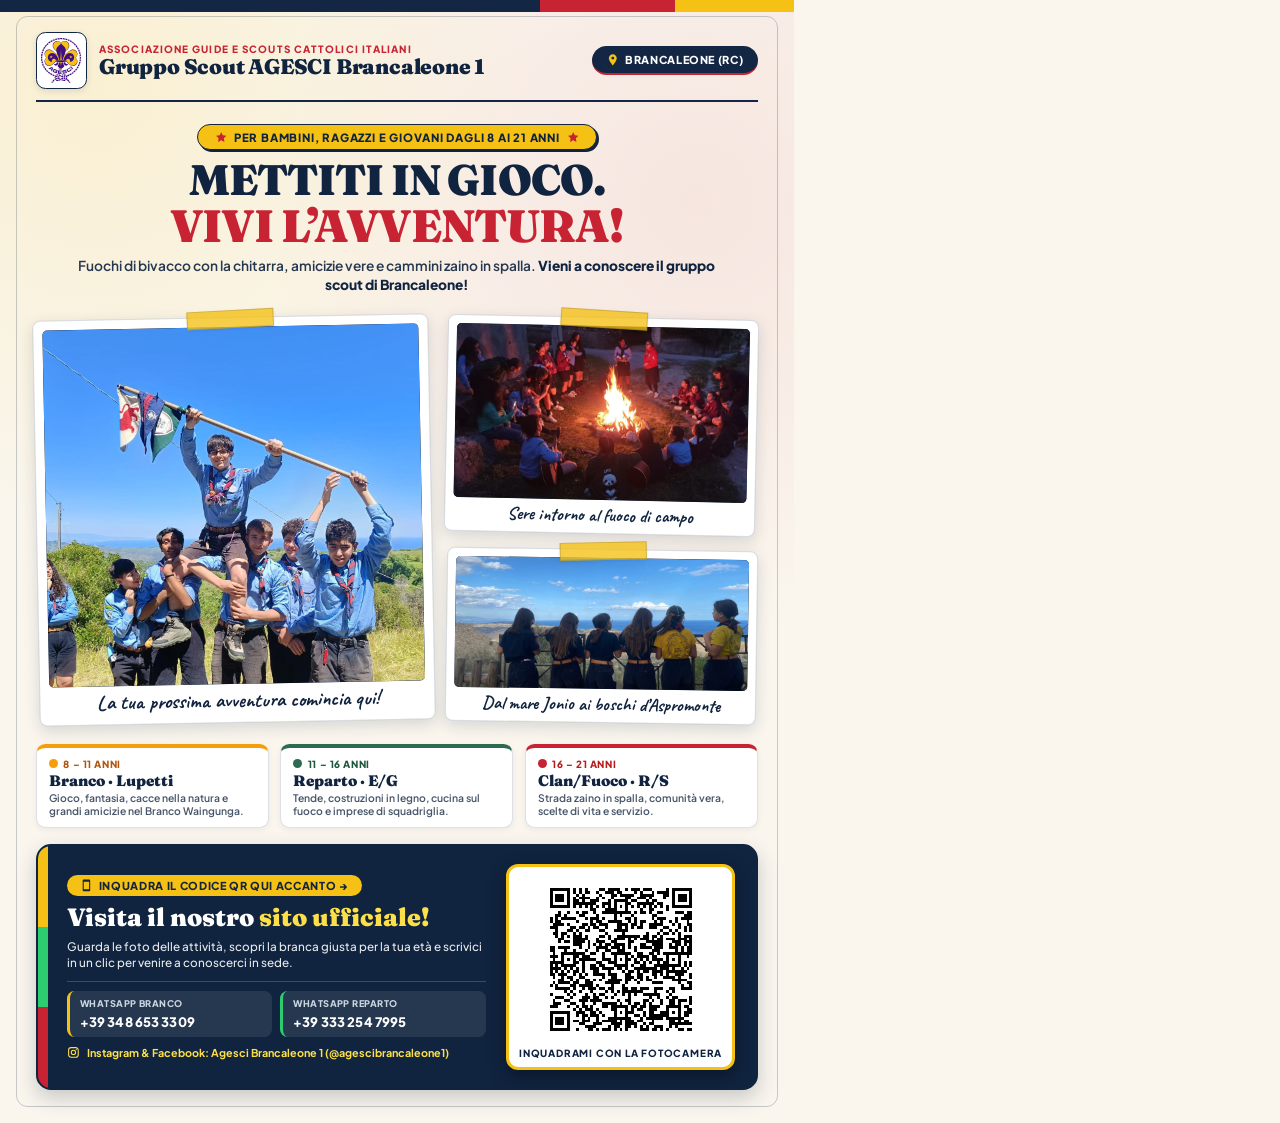
<file: locandina/locandina_AGESCI_Brancaleone1.html>
<!DOCTYPE html>
<html lang="it">
<head>
  <meta charset="utf-8" />
  <title>Locandina Ufficiale — Gruppo Scout AGESCI Brancaleone 1</title>
  <link rel="preconnect" href="https://fonts.googleapis.com" />
  <link rel="preconnect" href="https://fonts.gstatic.com" crossorigin />
  <link href="https://fonts.googleapis.com/css2?family=Caveat:wght@700&family=Fraunces:opsz,wght@9..144,800;9..144,900&family=Plus+Jakarta+Sans:wght@500;600;700;800&display=swap" rel="stylesheet" />
  <style>
    @page {
      size: 210mm 297mm;
      margin: 0;
    }
    * {
      box-sizing: border-box;
      margin: 0;
      padding: 0;
      -webkit-print-color-adjust: exact !important;
      print-color-adjust: exact !important;
    }
    html, body {
      width: 210mm;
      height: 297mm;
      overflow: hidden;
      background: #FAF6EE;
      font-family: 'Plus Jakarta Sans', sans-serif;
      color: #10233F;
    }

    .poster {
      position: relative;
      width: 210mm;
      height: 297mm;
      padding: 8.5mm 9.5mm 8.5mm;
      display: flex;
      flex-direction: column;
      justify-content: space-between;
      background:
        radial-gradient(circle at 12% 8%, rgba(245, 193, 20, 0.13), transparent 36%),
        radial-gradient(circle at 88% 18%, rgba(200, 35, 51, 0.08), transparent 38%),
        #FAF6EE;
    }

    /* Cornice editoriale esterna */
    .poster::before {
      content: "";
      position: absolute;
      inset: 4.2mm;
      border: 1.6px solid rgba(16, 35, 63, 0.22);
      border-radius: 3mm;
      pointer-events: none;
    }

    /* Striscia superiore colori fazzolettone Brancaleone 1 (Blu + Rosso + Oro) */
    .fazzolettone-bar {
      position: absolute;
      top: 0;
      left: 0;
      right: 0;
      height: 3.2mm;
      background: linear-gradient(90deg, #132744 0%, #132744 68%, #C82333 68%, #C82333 85%, #F5C114 85%, #F5C114 100%);
    }

    /* 1. HEADER ISTITUZIONALE */
    .top-bar {
      display: flex;
      align-items: center;
      justify-content: space-between;
      gap: 4mm;
      padding-bottom: 3mm;
      border-bottom: 2px solid #132744;
    }
    .brand-left {
      display: flex;
      align-items: center;
      gap: 3.2mm;
    }
    .logo-box {
      width: 13.5mm;
      height: 15mm;
      background: #FFFFFF;
      border: 1.5px solid #132744;
      border-radius: 2.5mm;
      display: flex;
      align-items: center;
      justify-content: center;
      padding: 1.2mm;
      box-shadow: 0 2px 6px rgba(16, 35, 63, 0.12);
    }
    .logo-box img {
      width: 100%;
      height: 100%;
      object-fit: contain;
    }
    .brand-titles {
      display: flex;
      flex-direction: column;
    }
    .brand-kicker {
      font-size: 7.5pt;
      font-weight: 800;
      letter-spacing: 0.11em;
      text-transform: uppercase;
      color: #C82333;
    }
    .brand-name {
      font-family: 'Fraunces', serif;
      font-size: 15.8pt;
      font-weight: 900;
      line-height: 1.05;
      color: #10233F;
      letter-spacing: -0.01em;
    }
    .location-pill {
      display: inline-flex;
      align-items: center;
      gap: 1.4mm;
      background: #132744;
      color: #FFFFFF;
      padding: 1.8mm 3.8mm;
      border-radius: 999px;
      font-size: 8.2pt;
      font-weight: 800;
      letter-spacing: 0.06em;
      text-transform: uppercase;
      border-bottom: 2.5px solid #C82333;
    }
    .location-pill svg {
      width: 3.6mm;
      height: 3.6mm;
      fill: #F5C114;
      flex-shrink: 0;
    }

    /* 2. HEADLINE D'IMPATTO DA STRADA */
    .hero-copy {
      text-align: center;
      margin-top: 1.5mm;
    }
    .attention-tag {
      display: inline-flex;
      align-items: center;
      gap: 1.8mm;
      background: #F5C114;
      color: #10233F;
      font-size: 8.5pt;
      font-weight: 800;
      text-transform: uppercase;
      letter-spacing: 0.07em;
      padding: 1.3mm 4.5mm;
      border-radius: 999px;
      border: 1.6px solid #10233F;
      margin-bottom: 2.2mm;
      box-shadow: 2px 2px 0 #10233F;
    }
    .attention-tag svg {
      width: 3.3mm;
      height: 3.3mm;
      fill: #C82333;
    }
    .main-headline {
      font-family: 'Fraunces', serif;
      font-weight: 900;
      font-size: 32pt;
      line-height: 0.98;
      letter-spacing: -0.02em;
      color: #10233F;
      text-transform: uppercase;
    }
    .main-headline .accent-red {
      display: block;
      color: #C82333;
      font-size: 34pt;
      margin-top: 0.9mm;
    }
    .sub-headline {
      margin: 2.3mm auto 0;
      max-width: 170mm;
      font-size: 10.3pt;
      font-weight: 600;
      line-height: 1.35;
      color: #263850;
    }
    .sub-headline strong {
      color: #10233F;
      font-weight: 800;
    }

    /* 3. COLLAGE DI VERE FOTO POLAROID DEL GRUPPO BRANCALEONE 1 */
    .photo-board {
      display: grid;
      grid-template-columns: 1.12fr 0.88fr;
      grid-template-rows: 57.5mm 46mm;
      gap: 3.8mm;
      margin-block: 2mm 1.5mm;
    }
    .polaroid {
      position: relative;
      background: #FFFFFF;
      padding: 2.2mm 2.2mm 2.2mm;
      border-radius: 2mm;
      border: 1px solid rgba(16, 35, 63, 0.16);
      box-shadow: 0 5px 15px rgba(16, 35, 63, 0.15);
      display: flex;
      flex-direction: column;
      gap: 1.6mm;
    }
    .polaroid--hero {
      grid-row: 1 / 3;
      padding: 2.4mm 2.4mm 2.6mm;
      transform: rotate(-1.1deg);
    }
    .polaroid--fire {
      transform: rotate(1.2deg);
    }
    .polaroid--sea {
      transform: rotate(0.85deg);
    }
    /* Nastro adesivo carta realistico sopra il bordo superiore */
    .tape {
      position: absolute;
      top: -2.1mm;
      left: 50%;
      transform: translateX(-50%) rotate(-2deg);
      width: 23mm;
      height: 4.8mm;
      background: rgba(245, 193, 20, 0.78);
      border: 0.6px solid rgba(16, 35, 63, 0.16);
      box-shadow: 0 1px 3px rgba(0, 0, 0, 0.08);
      z-index: 4;
    }
    .polaroid--fire .tape {
      transform: translateX(-50%) rotate(2.5deg);
    }
    .polaroid__img-wrap {
      width: 100%;
      flex: 1;
      min-height: 0;
      overflow: hidden;
      border-radius: 1.2mm;
      background: #10233F;
    }
    .polaroid__img-wrap img {
      width: 100%;
      height: 100%;
      object-fit: cover;
      display: block;
    }
    .polaroid--hero .polaroid__img-wrap img {
      object-position: center 22%;
    }
    .polaroid--fire .polaroid__img-wrap img {
      object-position: center 45%;
    }
    .polaroid--sea .polaroid__img-wrap img {
      object-position: center 58%;
    }
    .polaroid__caption {
      display: flex;
      align-items: center;
      justify-content: center;
      text-align: center;
      font-family: 'Caveat', cursive;
      font-size: 13.5pt;
      font-weight: 700;
      color: #10233F;
      line-height: 1.05;
      white-space: nowrap;
    }
    .polaroid--hero .polaroid__caption {
      font-size: 15.5pt;
    }

    /* 4. LE TRE BRANCHE AGESCI (8-21 ANNI) */
    .branches-strip {
      display: grid;
      grid-template-columns: repeat(3, 1fr);
      gap: 3mm;
    }
    .branch-pill {
      background: #FFFFFF;
      border-radius: 2.5mm;
      padding: 2.5mm 3.2mm;
      border: 1.5px solid rgba(16, 35, 63, 0.14);
      border-top-width: 4.5px;
      box-shadow: 0 2px 6px rgba(16, 35, 63, 0.06);
    }
    .branch-pill--lc { border-top-color: #F59E0B; }
    .branch-pill--eg { border-top-color: #2D6A4F; }
    .branch-pill--rs { border-top-color: #C82333; }

    .branch-pill__age {
      font-size: 7.4pt;
      font-weight: 800;
      text-transform: uppercase;
      letter-spacing: 0.06em;
      display: flex;
      align-items: center;
      gap: 1.4mm;
      margin-bottom: 0.5mm;
    }
    .dot {
      width: 2.4mm;
      height: 2.4mm;
      border-radius: 50%;
      display: inline-block;
      flex-shrink: 0;
    }
    .dot--lc { background: #F59E0B; }
    .dot--eg { background: #2D6A4F; }
    .dot--rs { background: #C82333; }

    .branch-pill--lc .branch-pill__age { color: #B45309; }
    .branch-pill--eg .branch-pill__age { color: #1E563B; }
    .branch-pill--rs .branch-pill__age { color: #B91C1C; }

    .branch-pill__title {
      font-family: 'Fraunces', serif;
      font-size: 11.4pt;
      font-weight: 900;
      color: #10233F;
      line-height: 1.12;
      margin-bottom: 0.6mm;
    }
    .branch-pill__desc {
      font-size: 7.8pt;
      font-weight: 600;
      color: #475569;
      line-height: 1.26;
    }

    /* 5. BLOCCO INFERIORE AD ALTO CONTRASTO CON CODICE QR GIGANTE E CONTATTI */
    .cta-qr-panel {
      background: #10233F;
      color: #FFFFFF;
      border-radius: 4mm;
      padding: 4.8mm 5.5mm;
      display: grid;
      grid-template-columns: 1fr auto;
      gap: 5.5mm;
      align-items: center;
      border: 2px solid #10233F;
      box-shadow: 0 8px 20px rgba(16, 35, 63, 0.22);
      position: relative;
      overflow: hidden;
    }
    .cta-qr-panel::before {
      content: "";
      position: absolute;
      top: 0;
      left: 0;
      bottom: 0;
      width: 2.6mm;
      background: linear-gradient(180deg, #F5C114 0%, #F5C114 33.3%, #2ECC71 33.3%, #2ECC71 66.6%, #C82333 66.6%, #C82333 100%);
    }

    .cta-left {
      padding-left: 2.2mm;
      display: flex;
      flex-direction: column;
      gap: 2.1mm;
    }
    .scan-badge {
      display: inline-flex;
      align-items: center;
      gap: 1.6mm;
      align-self: flex-start;
      background: #F5C114;
      color: #10233F;
      font-size: 8.2pt;
      font-weight: 800;
      text-transform: uppercase;
      letter-spacing: 0.06em;
      padding: 1.1mm 3.4mm;
      border-radius: 999px;
    }
    .scan-badge svg {
      width: 3.4mm;
      height: 3.4mm;
      fill: #10233F;
    }
    .cta-title {
      font-family: 'Fraunces', serif;
      font-size: 18.8pt;
      font-weight: 900;
      line-height: 1.06;
      color: #FFFFFF;
    }
    .cta-title span {
      color: #FDE047;
    }
    .cta-sub {
      font-size: 8.8pt;
      font-weight: 500;
      line-height: 1.35;
      color: rgba(255, 255, 255, 0.9);
    }

    .contacts-grid {
      display: grid;
      grid-template-columns: 1fr 1fr;
      gap: 2.2mm;
      margin-top: 0.8mm;
      padding-top: 2.2mm;
      border-top: 1px solid rgba(255, 255, 255, 0.18);
    }
    .contact-box {
      background: rgba(255, 255, 255, 0.09);
      border-radius: 2mm;
      padding: 1.6mm 2.6mm;
      border-left: 3.2px solid #F5C114;
    }
    .contact-box--eg {
      border-left-color: #2ECC71;
    }
    .contact-box__lbl {
      display: block;
      font-size: 6.9pt;
      font-weight: 800;
      text-transform: uppercase;
      letter-spacing: 0.05em;
      color: #CBD5E1;
      margin-bottom: 0.2mm;
    }
    .contact-box__num {
      font-size: 9.8pt;
      font-weight: 800;
      color: #FFFFFF;
      letter-spacing: 0.01em;
    }
    .social-row {
      display: flex;
      align-items: center;
      gap: 1.8mm;
      font-size: 8.1pt;
      font-weight: 700;
      color: #FDE047;
      margin-top: 0.3mm;
    }
    .social-row svg {
      width: 3.4mm;
      height: 3.4mm;
      fill: #FDE047;
      flex-shrink: 0;
    }

    /* Box Codice QR nitidissimo ad altissimo contrasto */
    .qr-card {
      background: #FFFFFF;
      border-radius: 3.2mm;
      padding: 2.6mm 2.6mm 2.1mm;
      display: flex;
      flex-direction: column;
      align-items: center;
      box-shadow: 0 6px 18px rgba(0, 0, 0, 0.35);
      border: 3px solid #F5C114;
    }
    .qr-card img {
      width: 44mm;
      height: 44mm;
      display: block;
      image-rendering: pixelated;
      image-rendering: crisp-edges;
    }
    .qr-card__caption {
      margin-top: 1.2mm;
      font-size: 7.4pt;
      font-weight: 900;
      letter-spacing: 0.08em;
      text-transform: uppercase;
      color: #10233F;
    }
  </style>
</head>
<body>
  <main class="poster">
    <div class="fazzolettone-bar"></div>

    <!-- 1. INTESTAZIONE UFFICIALE AGESCI BRANCALEONE 1 -->
    <header class="top-bar">
      <div class="brand-left">
        <div class="logo-box">
          <img src="../codice/AGESCI.svg" alt="AGESCI" />
        </div>
        <div class="brand-titles">
          <span class="brand-kicker">Associazione Guide e Scouts Cattolici Italiani</span>
          <span class="brand-name">Gruppo Scout AGESCI Brancaleone 1</span>
        </div>
      </div>
      <div class="location-pill">
        <svg viewBox="0 0 24 24" aria-hidden="true"><path d="M12 2C8.13 2 5 5.13 5 9c0 5.25 7 13 7 13s7-7.75 7-13c0-3.87-3.13-7-7-7zm0 9.5A2.5 2.5 0 1 1 12 6.5a2.5 2.5 0 0 1 0 5z"/></svg>
        <span>Brancaleone (RC)</span>
      </div>
    </header>

    <!-- 2. TITOLO D'IMPATTO PER ATTIRARE L'ATTENZIONE PER IL PAESE -->
    <section class="hero-copy">
      <div class="attention-tag">
        <svg viewBox="0 0 24 24" aria-hidden="true"><path d="M12 2l2.9 6.26L22 9.27l-5 4.87 1.18 6.88L12 17.77l-6.18 3.25L7 14.14 2 9.27l7.1-1.01L12 2z"/></svg>
        <span>Per bambini, ragazzi e giovani dagli 8 ai 21 anni</span>
        <svg viewBox="0 0 24 24" aria-hidden="true"><path d="M12 2l2.9 6.26L22 9.27l-5 4.87 1.18 6.88L12 17.77l-6.18 3.25L7 14.14 2 9.27l7.1-1.01L12 2z"/></svg>
      </div>
      <h1 class="main-headline">
        Mettiti in gioco.
        <span class="accent-red">Vivi l’avventura!</span>
      </h1>
      <p class="sub-headline">
        Fuochi di bivacco con la chitarra, amicizie vere e cammini zaino in spalla.
        <strong>Vieni a conoscere il gruppo scout di Brancaleone!</strong>
      </p>
    </section>

    <!-- 3. VERE FOTO DEL GRUPPO BRANCALEONE 1 -->
    <section class="photo-board">
      <figure class="polaroid polaroid--hero">
        <span class="tape"></span>
        <div class="polaroid__img-wrap">
          <img src="../Reparto info/IMG-20261018-WA0041.jpg" alt="Esploratori Brancaleone 1 con i guidoni" />
        </div>
        <figcaption class="polaroid__caption">
          <span>La tua prossima avventura comincia qui!</span>
        </figcaption>
      </figure>

      <figure class="polaroid polaroid--fire">
        <span class="tape"></span>
        <div class="polaroid__img-wrap">
          <img src="../Reparto info/IMG-20261018-WA0020.jpg" alt="Fuoco di bivacco con chitarra" />
        </div>
        <figcaption class="polaroid__caption">
          <span>Sere intorno al fuoco di campo</span>
        </figcaption>
      </figure>

      <figure class="polaroid polaroid--sea">
        <span class="tape"></span>
        <div class="polaroid__img-wrap">
          <img src="../branco info/WhatsApp Image 2026-11-01 at 11.05.29 PM (5).jpeg" alt="Lupetti Branco Waingunga sul mare Jonio" />
        </div>
        <figcaption class="polaroid__caption">
          <span>Dal mare Jonio ai boschi d’Aspromonte</span>
        </figcaption>
      </figure>
    </section>

    <!-- 4. LE TRE BRANCHE A COLPO D'OCCHIO -->
    <section class="branches-strip">
      <div class="branch-pill branch-pill--lc">
        <span class="branch-pill__age"><span class="dot dot--lc"></span>8 – 11 Anni</span>
        <div class="branch-pill__title">Branco · Lupetti</div>
        <p class="branch-pill__desc">Gioco, fantasia, cacce nella natura e grandi amicizie nel Branco Waingunga.</p>
      </div>
      <div class="branch-pill branch-pill--eg">
        <span class="branch-pill__age"><span class="dot dot--eg"></span>11 – 16 Anni</span>
        <div class="branch-pill__title">Reparto · E/G</div>
        <p class="branch-pill__desc">Tende, costruzioni in legno, cucina sul fuoco e imprese di squadriglia.</p>
      </div>
      <div class="branch-pill branch-pill--rs">
        <span class="branch-pill__age"><span class="dot dot--rs"></span>16 – 21 Anni</span>
        <div class="branch-pill__title">Clan/Fuoco · R/S</div>
        <p class="branch-pill__desc">Strada zaino in spalla, comunità vera, scelte di vita e servizio.</p>
      </div>
    </section>

    <!-- 5. PANNELLO CODICE QR + CONTATTI DIRETTI WHATSAPP & SOCIAL -->
    <footer class="cta-qr-panel">
      <div class="cta-left">
        <span class="scan-badge">
          <svg viewBox="0 0 24 24" aria-hidden="true"><path d="M17 1.01L7 1c-1.1 0-2 .9-2 2v18c0 1.1.9 2 2 2h10c1.1 0 2-.9 2-2V3c0-1.1-.9-1.99-2-1.99zM17 19H7V5h10v14z"/></svg>
          <span>Inquadra il codice QR qui accanto →</span>
        </span>
        <h2 class="cta-title">Visita il nostro <span>sito ufficiale!</span></h2>
        <p class="cta-sub">
          Guarda le foto delle attività, scopri la branca giusta per la tua età e scrivici in un clic per venire a conoscerci in sede.
        </p>
        <div class="contacts-grid">
          <div class="contact-box">
            <span class="contact-box__lbl">WhatsApp Branco</span>
            <span class="contact-box__num">+39 348 653 3309</span>
          </div>
          <div class="contact-box contact-box--eg">
            <span class="contact-box__lbl">WhatsApp Reparto</span>
            <span class="contact-box__num">+39 333 254 7995</span>
          </div>
        </div>
        <div class="social-row">
          <svg viewBox="0 0 24 24" aria-hidden="true"><path d="M7.8 2h8.4C19.4 2 22 4.6 22 7.8v8.4a5.8 5.8 0 0 1-5.8 5.8H7.8C4.6 22 2 19.4 2 16.2V7.8A5.8 5.8 0 0 1 7.8 2zm-.2 2A3.6 3.6 0 0 0 4 7.6v8.8C4 18.39 5.61 20 7.6 20h8.8a3.6 3.6 0 0 0 3.6-3.6V7.6C20 5.61 18.39 4 16.4 4H7.6zm9.65 1.5a1.25 1.25 0 1 1 0 2.5 1.25 1.25 0 0 1 0-2.5zM12 7a5 5 0 1 1 0 10 5 5 0 0 1 0-10zm0 2a3 3 0 1 0 0 6 3 3 0 0 0 0-6z"/></svg>
          <span>Instagram &amp; Facebook: Agesci Brancaleone 1 (@agescibrancaleone1)</span>
        </div>
      </div>

      <div class="qr-card">
        <img src="[data-uri]" alt="Codice QR Sito AGESCI Brancaleone 1" />
        <span class="qr-card__caption">Inquadrami con la fotocamera</span>
      </div>
    </footer>
  </main>
</body>
</html>
</file>
<file: codice/styles.css>
/* ==========================================================================
   GRUPPO SCOUT AGESCI BRANCALEONE 1 — FOGLIO DI STILE PRINCIPALE
   Ispirato ai colori ufficiali AGESCI + Fazzolettone Brancaleone 1 + Layout Odoo
   Palette: Blu Scout (#1B365D), Rosso Fazzolettone (#C82333), Verde Bosco (#235D43),
            Viola AGESCI (#410E82), Oro AGESCI (#F5C114)
   ========================================================================== */

:root {
  interpolate-size: allow-keywords;

  --font-display: "Fraunces", Georgia, serif;
  --font-sans: "Plus Jakarta Sans", system-ui, -apple-system, sans-serif;
  --font-hand: "Caveat", cursive;

  --radius-sm: 10px;
  --radius-md: 18px;
  --radius-lg: 26px;
  --radius-pill: 999px;
  --container-max: 1220px;

  /* Tema "Giorno al Campo" */
  --bg-page: #f8f9fa;
  --bg-tinted: #f3efe6;
  --bg-surface: #ffffff;
  --bg-surface-elevated: #ffffff;
  --bg-deep: #132744;
  --forest-bg: #235d43;

  --text-main: #142238;
  --text-muted: #4a5b73;
  --text-on-deep: #f8fafc;
  --text-muted-on-deep: #cbd5e1;

  --brand-navy: #1b365d;
  --brand-red: #c82333;
  --brand-green: #2d6a4f;
  --agesci-purple: #410e82;
  --agesci-gold: #f5c114;

  --accent-primary: #c82333;
  --accent-primary-hover: #a61b29;
  --accent-secondary: #2d6a4f;
  --accent-soft: rgba(200, 35, 51, 0.1);

  --border-subtle: rgba(27, 54, 93, 0.12);
  --shadow-sm: 0 6px 20px rgba(27, 54, 93, 0.06);
  --shadow-md: 0 16px 40px rgba(27, 54, 93, 0.11);
  --shadow-lg: 0 26px 60px rgba(27, 54, 93, 0.18);
  --header-bg: rgba(20, 39, 71, 0.96);
}

/* Modalità "Sera al Bivacco" */
html[data-theme="campfire"] {
  --bg-page: #0b1320;
  --bg-tinted: #111c2f;
  --bg-surface: #16243b;
  --bg-surface-elevated: #1c2d49;
  --bg-deep: #070d17;
  --forest-bg: #173f2d;

  --text-main: #f5f2eb;
  --text-muted: #b6c2d6;
  --text-on-deep: #f8fafc;
  --text-muted-on-deep: #cbd5e1;

  --accent-primary: #ea6a1f;
  --accent-primary-hover: #f5823b;
  --accent-secondary: #f59e0b;
  --accent-soft: rgba(245, 158, 11, 0.16);

  --border-subtle: rgba(245, 158, 11, 0.18);
  --shadow-sm: 0 8px 24px rgba(0, 0, 0, 0.35);
  --shadow-md: 0 18px 44px rgba(0, 0, 0, 0.48), 0 0 32px rgba(234, 106, 31, 0.08);
  --shadow-lg: 0 28px 64px rgba(0, 0, 0, 0.62), 0 0 48px rgba(234, 106, 31, 0.15);
  --header-bg: rgba(8, 15, 28, 0.96);
}

*,
*::before,
*::after {
  box-sizing: border-box;
}

html {
  scroll-behavior: smooth;
  scroll-padding-top: 88px;
}

body {
  margin: 0;
  font-family: var(--font-sans);
  background-color: var(--bg-page);
  color: var(--text-main);
  line-height: 1.65;
  overflow-x: hidden;
  transition: background-color 0.4s ease, color 0.4s ease;
}

img,
video {
  max-width: 100%;
  height: auto;
  display: block;
}

button,
input,
select {
  font: inherit;
}

:focus-visible {
  outline: 3px solid var(--agesci-gold);
  outline-offset: 3px;
}

.sr-only {
  position: absolute;
  width: 1px;
  height: 1px;
  padding: 0;
  margin: -1px;
  overflow: hidden;
  clip: rect(0, 0, 0, 0);
  white-space: nowrap;
  border: 0;
}

.skip-link {
  position: fixed;
  top: -100px;
  left: 16px;
  background: var(--brand-red);
  color: #ffffff;
  padding: 10px 18px;
  border-radius: var(--radius-sm);
  z-index: 2000;
  font-weight: 700;
  text-decoration: none;
  transition: top 0.2s ease;
}
.skip-link:focus {
  top: 14px;
}

.container {
  width: min(var(--container-max), calc(100% - 2.5rem));
  margin-inline: auto;
}

/* Barra progresso superiore "Corda Scout" */
.scroll-rope {
  position: fixed;
  top: 0;
  left: 0;
  width: 100%;
  height: 4px;
  z-index: 1200;
  background: rgba(255, 255, 255, 0.14);
}
.scroll-rope__fill {
  height: 100%;
  width: 0%;
  background: repeating-linear-gradient(
    45deg,
    var(--brand-red),
    var(--brand-red) 10px,
    var(--agesci-gold) 10px,
    var(--agesci-gold) 20px
  );
  transition: width 0.1s linear;
}
html[data-theme="campfire"] .scroll-rope__fill {
  background: linear-gradient(90deg, #ea580c, #fbbf24);
}

/* ==========================================================================
   HEADER BLU NOTTE ISTITUZIONALE (ISPIRATO A ODOO + EMBLEMA AGESCI.svg)
   ========================================================================== */
.site-header {
  position: sticky;
  top: 0;
  z-index: 1000;
  background: var(--header-bg);
  color: #ffffff;
  backdrop-filter: blur(14px);
  -webkit-backdrop-filter: blur(14px);
  border-bottom: 1px solid rgba(255, 255, 255, 0.12);
  box-shadow: 0 8px 28px rgba(10, 20, 38, 0.22);
}

.header-inner {
  display: flex;
  align-items: center;
  justify-content: space-between;
  min-height: 78px;
  gap: 0.85rem;
}

.brand {
  display: inline-flex;
  align-items: center;
  gap: 0.62rem;
  text-decoration: none;
  color: #ffffff;
  flex-shrink: 0;
}

/* Medaglione chiaro ad alto contrasto per far risaltare il viola (#410E82) e oro (#F5C114) di AGESCI.svg */
.brand__emblem {
  display: grid;
  place-items: center;
  background: #ffffff;
  padding: 4px 6px;
  border-radius: 11px;
  box-shadow: 0 4px 12px rgba(0, 0, 0, 0.26), 0 0 0 2px rgba(245, 193, 20, 0.55);
  transition: transform 0.25s ease;
}
.brand__emblem img {
  width: 32px;
  height: auto;
}
.brand:hover .brand__emblem {
  transform: translateY(-1px) scale(1.04);
}

.brand__scarf {
  display: grid;
  place-items: center;
  transition: transform 0.3s ease;
}
.brand:hover .brand__scarf {
  transform: rotate(-6deg) scale(1.06);
}

.brand__text {
  display: flex;
  flex-direction: column;
  line-height: 1.15;
}
.brand__eyebrow {
  font-size: 0.68rem;
  text-transform: uppercase;
  letter-spacing: 0.08em;
  font-weight: 800;
  color: var(--agesci-gold);
}
.brand__name {
  font-family: var(--font-display);
  font-size: 1.2rem;
  font-weight: 800;
  color: #ffffff;
}

.main-nav {
  display: flex;
  align-items: center;
  gap: 1rem;
}

.nav-link {
  text-decoration: none;
  color: rgba(255, 255, 255, 0.9);
  font-weight: 600;
  font-size: 0.88rem;
  position: relative;
  padding-block: 4px;
  white-space: nowrap;
  transition: color 0.2s ease;
}
.nav-link:hover {
  color: #ffffff;
}
.nav-link::after {
  content: "";
  position: absolute;
  left: 0;
  bottom: 0;
  width: 0%;
  height: 2px;
  background: var(--agesci-gold);
  transition: width 0.25s ease;
}
.nav-link:hover::after,
.nav-link:focus-visible::after {
  width: 100%;
}

.nav-link--highlight {
  background: rgba(245, 193, 20, 0.16);
  color: #fde047;
  padding: 0.32rem 0.78rem;
  border-radius: var(--radius-pill);
  border: 1px solid rgba(245, 193, 20, 0.42);
  font-weight: 700;
}
.nav-link--highlight::after {
  display: none;
}
.nav-link--highlight:hover {
  background: rgba(245, 193, 20, 0.28);
  color: #ffffff;
}

.nav-cta-mobile {
  display: none;
}

.header-actions {
  display: flex;
  align-items: center;
  gap: 0.6rem;
  flex-shrink: 0;
}

.theme-toggle {
  display: inline-flex;
  align-items: center;
  gap: 0.42rem;
  padding: 0.45rem 0.85rem;
  border-radius: var(--radius-pill);
  border: 1px solid rgba(255, 255, 255, 0.24);
  background: rgba(255, 255, 255, 0.1);
  color: #ffffff;
  font-weight: 700;
  font-size: 0.82rem;
  cursor: pointer;
  transition: transform 0.2s ease, background-color 0.2s ease, border-color 0.2s ease;
}
.theme-toggle:hover {
  transform: translateY(-1px);
  background: rgba(255, 255, 255, 0.18);
  border-color: var(--agesci-gold);
}

.menu-toggle {
  display: none;
  flex-direction: column;
  justify-content: center;
  gap: 5px;
  width: 44px;
  height: 44px;
  border-radius: var(--radius-sm);
  border: 1px solid rgba(255, 255, 255, 0.26);
  background: rgba(255, 255, 255, 0.1);
  cursor: pointer;
  padding: 10px;
}
.menu-toggle span {
  display: block;
  width: 100%;
  height: 2px;
  background: #ffffff;
  border-radius: 2px;
}

/* ==========================================================================
   PULSANTI (STILE PILLOLA ODOO AD ALTO CONTRASTO)
   ========================================================================== */
.btn {
  display: inline-flex;
  align-items: center;
  justify-content: center;
  gap: 0.55rem;
  font-weight: 700;
  text-decoration: none;
  border-radius: var(--radius-pill);
  padding: 0.8rem 1.45rem;
  border: 2px solid transparent;
  cursor: pointer;
  transition: transform 0.2s ease, background-color 0.25s ease, box-shadow 0.25s ease, border-color 0.25s ease;
}
.btn:hover {
  transform: translateY(-2px);
}
.btn--sm {
  padding: 0.52rem 1.05rem;
  font-size: 0.85rem;
}
.btn--lg {
  padding: 0.92rem 1.65rem;
  font-size: 0.98rem;
}
.btn--full {
  width: 100%;
}

.btn--red,
.btn--primary {
  background: var(--accent-primary);
  color: #ffffff;
  box-shadow: 0 10px 24px rgba(200, 35, 51, 0.28);
}
.btn--red:hover,
.btn--primary:hover {
  background: var(--accent-primary-hover);
}
html[data-theme="campfire"] .btn--red,
html[data-theme="campfire"] .btn--primary {
  box-shadow: 0 10px 28px rgba(234, 106, 31, 0.36);
}

.btn--white {
  background: #ffffff;
  color: #142747;
  box-shadow: 0 12px 28px rgba(0, 0, 0, 0.2);
}
.btn--white:hover {
  background: #f1f5f9;
}

.btn--ghost {
  background: var(--bg-surface);
  color: var(--text-main);
  border-color: var(--border-subtle);
}
.btn--ghost:hover {
  border-color: var(--accent-primary);
}

.btn--outline {
  background: transparent;
  color: var(--text-main);
  border-color: var(--border-subtle);
  font-size: 0.9rem;
  padding: 0.7rem 1rem;
}
.contact-actions__row .btn--outline {
  flex: 1;
}
.btn--outline:hover {
  border-color: var(--accent-primary);
  background: var(--accent-soft);
}

.btn--whatsapp {
  background: #1fa855;
  color: #ffffff;
  font-size: 1.02rem;
  box-shadow: 0 10px 24px rgba(31, 168, 85, 0.28);
}
.btn--whatsapp:hover {
  background: #188c45;
}

/* ==========================================================================
   BLOCCO 1: HERO IMMERSIVA BLU SCOUT (ISPIRATA A ODOO + POLAROID REALE BR1)
   ========================================================================== */
.hero {
  position: relative;
  background: linear-gradient(135deg, #132744 0%, #1b365d 54%, #18434d 100%);
  color: #ffffff;
  padding-block: clamp(2.8rem, 5.5vw, 4.8rem) clamp(4.8rem, 7.5vw, 6.6rem);
  overflow: hidden;
}
html[data-theme="campfire"] .hero {
  background: linear-gradient(135deg, #09101d 0%, #16243b 52%, #2e1911 100%);
}

.hero__ambient {
  position: absolute;
  inset: 0;
  pointer-events: none;
  background-image:
    radial-gradient(circle at 14% 22%, rgba(245, 193, 20, 0.14), transparent 40%),
    radial-gradient(circle at 82% 35%, rgba(200, 35, 51, 0.18), transparent 44%);
}
html[data-theme="campfire"] .hero__ambient {
  background-image:
    radial-gradient(circle at 75% 45%, rgba(234, 106, 31, 0.26), transparent 50%),
    radial-gradient(circle at 18% 24%, rgba(245, 158, 11, 0.15), transparent 42%);
}

.hero__grid {
  position: relative;
  z-index: 2;
  display: grid;
  grid-template-columns: 1.15fr 0.85fr;
  align-items: center;
  gap: clamp(2rem, 4.5vw, 4rem);
}

.hero-official-pill {
  display: inline-flex;
  align-items: center;
  gap: 0.65rem;
  padding: 0.42rem 1rem 0.42rem 0.55rem;
  border-radius: var(--radius-pill);
  background: rgba(255, 255, 255, 0.12);
  border: 1px solid rgba(255, 255, 255, 0.22);
  color: #f8fafc;
  font-size: 0.84rem;
  margin-bottom: 1.25rem;
  backdrop-filter: blur(8px);
}
.hero-official-pill__logo {
  background: #ffffff;
  padding: 3px 4px;
  border-radius: 7px;
  width: 26px;
  height: auto;
  flex-shrink: 0;
}

.hero__title {
  font-family: var(--font-display);
  font-size: clamp(2.15rem, 4vw, 3.4rem);
  line-height: 1.13;
  letter-spacing: -0.02em;
  margin: 0 0 1.2rem;
  color: #ffffff;
}
.hero__title em {
  font-style: italic;
  color: #fde047;
  text-decoration: underline;
  text-decoration-color: var(--brand-red);
  text-decoration-thickness: 3px;
  text-underline-offset: 6px;
}

.hero__lead {
  font-size: clamp(1.03rem, 1.22vw, 1.16rem);
  color: rgba(241, 245, 249, 0.9);
  margin: 0 0 1.85rem;
  max-width: 60ch;
}
.hero__lead strong {
  color: #ffffff;
}

.hero__cta-group {
  display: flex;
  flex-wrap: wrap;
  gap: 0.9rem;
  margin-bottom: 2.15rem;
}

.hero__trust-strip {
  display: grid;
  grid-template-columns: repeat(3, 1fr);
  gap: 0.75rem;
}

.trust-pill {
  display: flex;
  align-items: center;
  gap: 0.65rem;
  padding: 0.75rem 0.9rem;
  background: rgba(255, 255, 255, 0.1);
  border: 1px solid rgba(255, 255, 255, 0.2);
  border-radius: var(--radius-md);
  text-decoration: none;
  color: #ffffff;
  backdrop-filter: blur(8px);
  transition: transform 0.2s ease, background-color 0.25s ease, border-color 0.25s ease;
}
.trust-pill:hover {
  transform: translateY(-3px);
  background: rgba(255, 255, 255, 0.17);
  border-color: var(--agesci-gold);
}
.trust-pill__icon {
  font-size: 1.4rem;
  flex-shrink: 0;
}
.trust-pill strong {
  display: block;
  font-size: 0.85rem;
  line-height: 1.2;
  color: #ffffff;
}
.trust-pill small {
  display: block;
  font-size: 0.75rem;
  color: #dbeafe;
  margin-top: 2px;
}

.polaroid-stage {
  position: relative;
  max-width: 425px;
  margin-inline: auto;
}

.hero-polaroid {
  margin: 0;
  background: #ffffff;
  padding: 14px 14px 20px;
  border-radius: 20px;
  box-shadow: 0 28px 64px rgba(0, 0, 0, 0.42);
  transform: rotate(1.6deg);
  transition: transform 0.4s ease;
}
.hero-polaroid:hover {
  transform: rotate(0deg) scale(1.01);
}
.hero-polaroid__img-wrap {
  border-radius: 12px;
  overflow: hidden;
  aspect-ratio: 3 / 4;
}
.hero-polaroid__img-wrap img {
  width: 100%;
  height: 100%;
  object-fit: cover;
}
.hero-polaroid__caption {
  font-family: var(--font-hand);
  font-size: 1.38rem;
  line-height: 1.2;
  color: #1b365d;
  text-align: center;
  margin-top: 12px;
}

.floating-card {
  position: absolute;
  display: flex;
  align-items: center;
  gap: 0.65rem;
  padding: 0.68rem 0.95rem;
  border-radius: var(--radius-md);
  background: var(--bg-surface-elevated);
  color: var(--text-main);
  border: 1px solid var(--border-subtle);
  box-shadow: 0 16px 36px rgba(0, 0, 0, 0.28);
  font-size: 0.82rem;
  z-index: 3;
}
.floating-card__svg {
  width: 30px;
  height: auto;
  flex-shrink: 0;
  background: #ffffff;
  padding: 3px 4px;
  border-radius: 7px;
}
.floating-card__emoji {
  font-size: 1.35rem;
}
.floating-card strong {
  display: block;
  font-size: 0.84rem;
}
.floating-card span {
  color: var(--text-muted);
  font-size: 0.75rem;
}
.floating-card--top {
  top: 18px;
  left: -24px;
}
.floating-card--bottom {
  bottom: 64px;
  right: -18px;
  cursor: pointer;
  text-align: left;
  transition: transform 0.25s ease, border-color 0.25s ease;
}
.floating-card--bottom:hover {
  transform: scale(1.04);
  border-color: var(--accent-primary);
}

/* Onda morbida inferiore della Hero */
.hero__wave {
  position: absolute;
  left: 0;
  right: 0;
  bottom: -1px;
  line-height: 0;
  pointer-events: none;
  z-index: 1;
}
.hero__wave svg {
  width: 100%;
  height: clamp(36px, 5vw, 64px);
  display: block;
}
.wave-fill-page {
  fill: var(--bg-page);
  transition: fill 0.4s ease;
}

/* ==========================================================================
   SEZIONI COMUNI
   ========================================================================== */
.section {
  padding-block: clamp(4rem, 6.5vw, 6rem);
}
.section--tinted {
  background-color: var(--bg-tinted);
}

.section-header {
  max-width: 780px;
  margin: 0 auto 2.8rem;
  text-align: center;
}

.section-kicker {
  display: inline-block;
  text-transform: uppercase;
  letter-spacing: 0.09em;
  font-size: 0.78rem;
  font-weight: 800;
  color: var(--accent-primary);
  margin-bottom: 0.55rem;
}

.section-title {
  font-family: var(--font-display);
  font-size: clamp(1.85rem, 3.2vw, 2.72rem);
  line-height: 1.16;
  margin: 0 0 0.95rem;
}

.section-subtitle {
  font-size: 1.06rem;
  color: var(--text-muted);
  margin: 0;
}

/* ==========================================================================
   BLOCCO 2: CHI SIAMO + SCHEDA EMBLEMA UFFICIALE AGESCI (#chi-siamo)
   ========================================================================== */
.identity-layout {
  display: grid;
  grid-template-columns: 1.12fr 0.88fr;
  gap: clamp(2rem, 4vw, 3.25rem);
  align-items: start;
}

.identity-tabs {
  display: flex;
  flex-wrap: wrap;
  gap: 0.55rem;
  margin-bottom: 1.25rem;
}

.identity-tab {
  padding: 0.62rem 1.05rem;
  border-radius: var(--radius-pill);
  border: 1px solid var(--border-subtle);
  background: var(--bg-surface);
  color: var(--text-main);
  font-weight: 700;
  font-size: 0.88rem;
  cursor: pointer;
  transition: all 0.2s ease;
}
.identity-tab:hover {
  border-color: var(--accent-primary);
}
.identity-tab.is-active {
  background: var(--brand-navy);
  color: #ffffff;
  border-color: var(--brand-navy);
  box-shadow: var(--shadow-sm);
}
html[data-theme="campfire"] .identity-tab.is-active {
  background: var(--accent-primary);
  border-color: var(--accent-primary);
}

.identity-panel {
  background: var(--bg-surface);
  border: 1px solid var(--border-subtle);
  border-radius: var(--radius-lg);
  padding: clamp(1.5rem, 3vw, 2.15rem);
  box-shadow: var(--shadow-md);
}

.identity-panel__tag {
  display: inline-block;
  padding: 0.28rem 0.8rem;
  border-radius: var(--radius-pill);
  background: var(--accent-soft);
  color: var(--accent-primary);
  font-size: 0.78rem;
  font-weight: 800;
  text-transform: uppercase;
  margin-bottom: 0.7rem;
}
html[data-theme="campfire"] .identity-panel__tag {
  color: #fbbf24;
}

.identity-panel h3 {
  font-family: var(--font-display);
  font-size: clamp(1.45rem, 2.3vw, 1.9rem);
  line-height: 1.22;
  margin: 0 0 0.85rem;
}

.identity-panel p {
  color: var(--text-muted);
  margin: 0 0 0.95rem;
}
.identity-panel p strong {
  color: var(--text-main);
}

.identity-highlights {
  display: grid;
  grid-template-columns: 1fr 1fr;
  gap: 0.85rem;
  margin-top: 1.25rem;
  padding-top: 1.15rem;
  border-top: 1px solid var(--border-subtle);
}

.id-stat {
  background: var(--bg-tinted);
  padding: 0.85rem 1rem;
  border-radius: var(--radius-sm);
}
.id-stat strong {
  display: block;
  font-family: var(--font-display);
  font-size: 1.15rem;
  color: var(--accent-primary);
}
html[data-theme="campfire"] .id-stat strong {
  color: #fbbf24;
}
.id-stat span {
  font-size: 0.84rem;
  color: var(--text-muted);
}

/* Card dedicata al vero simbolo AGESCI.svg */
.agesci-emblem-card {
  margin-top: 1.25rem;
  display: flex;
  align-items: center;
  gap: 1.2rem;
  padding: 1.15rem 1.35rem;
  background: var(--bg-surface);
  border: 1px solid var(--border-subtle);
  border-left: 5px solid var(--agesci-purple);
  border-radius: var(--radius-md);
  box-shadow: var(--shadow-sm);
}
html[data-theme="campfire"] .agesci-emblem-card {
  border-left-color: var(--agesci-gold);
}
.agesci-emblem-card__badge {
  flex-shrink: 0;
  background: #ffffff;
  padding: 10px 12px;
  border-radius: 14px;
  box-shadow: 0 6px 18px rgba(65, 14, 130, 0.14);
  border: 1px solid rgba(65, 14, 130, 0.12);
}
.agesci-emblem-card__badge img {
  width: 68px;
  height: auto;
}
.agesci-emblem-card__body strong {
  display: block;
  font-family: var(--font-display);
  font-size: 1.08rem;
  margin-bottom: 0.28rem;
  color: var(--text-main);
}
.agesci-emblem-card__body p {
  margin: 0;
  font-size: 0.92rem;
  color: var(--text-muted);
  line-height: 1.55;
}
.agesci-emblem-card__body p strong {
  display: inline;
  font-family: inherit;
  font-size: inherit;
}

.identity-photos {
  display: grid;
  gap: 1.15rem;
}

.id-photo {
  margin: 0;
  background: var(--bg-surface);
  padding: 10px;
  border-radius: var(--radius-md);
  border: 1px solid var(--border-subtle);
  box-shadow: var(--shadow-sm);
}
.id-photo img {
  border-radius: 12px;
  width: 100%;
  aspect-ratio: 16 / 10;
  object-fit: cover;
}
.id-photo figcaption {
  font-size: 0.85rem;
  color: var(--text-muted);
  text-align: center;
  padding: 0.55rem 0.5rem 0.15rem;
  font-weight: 600;
}

/* ==========================================================================
   BLOCCO 3: IL VIDEO GIRATO A BRANCALEONE & IDEATO DA GUIDE ED ESPLORATORI
   ========================================================================== */
.reel-showcase {
  display: grid;
  grid-template-columns: minmax(290px, 355px) 1fr;
  gap: clamp(2rem, 4.5vw, 3.75rem);
  align-items: center;
  max-width: 1090px;
  margin-inline: auto;
}

.reel-player-col {
  display: flex;
  justify-content: center;
}

.reel-phone-frame {
  position: relative;
  width: 100%;
  max-width: 345px;
  aspect-ratio: 480 / 832;
  border-radius: 28px;
  overflow: hidden;
  background: #070d17;
  border: 6px solid #162947;
  box-shadow: 0 28px 64px rgba(19, 39, 68, 0.32);
}
html[data-theme="campfire"] .reel-phone-frame {
  border-color: #2c4166;
  box-shadow: 0 28px 64px rgba(0, 0, 0, 0.65), 0 0 36px rgba(234, 106, 31, 0.16);
}

.reel-video {
  width: 100%;
  height: 100%;
  object-fit: cover;
  cursor: pointer;
}

.reel-big-play {
  position: absolute;
  inset: 0 0 74px 0;
  z-index: 3;
  border: 0;
  background: radial-gradient(circle, rgba(15, 23, 42, 0.18) 0%, rgba(15, 23, 42, 0.52) 100%);
  color: #ffffff;
  display: flex;
  flex-direction: column;
  align-items: center;
  justify-content: center;
  gap: 0.8rem;
  cursor: pointer;
  transition: opacity 0.25s ease;
}
.reel-phone-frame.is-playing .reel-big-play {
  opacity: 0;
  pointer-events: none;
}

.reel-big-play__circle {
  width: 74px;
  height: 74px;
  border-radius: 50%;
  background: var(--brand-red);
  color: #ffffff;
  display: grid;
  place-items: center;
  font-size: 1.75rem;
  padding-left: 4px;
  box-shadow: 0 12px 30px rgba(200, 35, 51, 0.58), 0 0 0 6px rgba(255, 255, 255, 0.26);
  transition: transform 0.2s ease;
}
.reel-big-play:hover .reel-big-play__circle {
  transform: scale(1.08);
}

.reel-big-play__text {
  background: rgba(11, 19, 32, 0.85);
  padding: 0.42rem 0.98rem;
  border-radius: var(--radius-pill);
  font-weight: 700;
  font-size: 0.86rem;
  border: 1px solid rgba(255, 255, 255, 0.24);
  backdrop-filter: blur(6px);
}

.reel-controls {
  position: absolute;
  left: 0;
  right: 0;
  bottom: 0;
  z-index: 4;
  padding: 0.9rem 0.95rem 0.95rem;
  background: linear-gradient(to top, rgba(7, 13, 23, 0.96) 0%, rgba(7, 13, 23, 0.76) 68%, transparent 100%);
  color: #ffffff;
}

.reel-progress-wrap {
  margin-bottom: 0.52rem;
}

.reel-scrubber {
  width: 100%;
  height: 6px;
  accent-color: var(--agesci-gold);
  cursor: pointer;
  display: block;
}

.reel-controls__row {
  display: flex;
  align-items: center;
  justify-content: space-between;
  gap: 0.45rem;
}

.reel-ctrl-btn {
  background: rgba(255, 255, 255, 0.16);
  color: #ffffff;
  border: 1px solid rgba(255, 255, 255, 0.24);
  border-radius: var(--radius-pill);
  padding: 0.32rem 0.72rem;
  font-size: 0.77rem;
  font-weight: 700;
  cursor: pointer;
  backdrop-filter: blur(4px);
  transition: background-color 0.2s ease;
}
.reel-ctrl-btn:hover {
  background: rgba(255, 255, 255, 0.28);
}

.reel-time {
  font-size: 0.78rem;
  font-weight: 700;
  font-variant-numeric: tabular-nums;
  color: #e2e8f0;
}

/* Box speciale di credito alle Guide e agli Esploratori */
.youth-credit-banner {
  display: flex;
  align-items: flex-start;
  gap: 1rem;
  padding: 1.35rem 1.5rem;
  border-radius: var(--radius-lg);
  background: linear-gradient(135deg, rgba(245, 193, 20, 0.18) 0%, rgba(45, 106, 79, 0.12) 100%);
  border: 2px solid rgba(245, 193, 20, 0.65);
  box-shadow: var(--shadow-sm);
  margin-bottom: 1.5rem;
}
html[data-theme="campfire"] .youth-credit-banner {
  background: linear-gradient(135deg, rgba(245, 158, 11, 0.18) 0%, rgba(45, 106, 79, 0.18) 100%);
}
.youth-credit-banner__icon {
  flex-shrink: 0;
  width: 48px;
  height: 48px;
  border-radius: 14px;
  background: #ffffff;
  display: grid;
  place-items: center;
  font-size: 1.65rem;
  box-shadow: var(--shadow-sm);
}
.youth-credit-banner strong {
  display: block;
  font-family: var(--font-display);
  font-size: 1.2rem;
  margin-bottom: 0.35rem;
  color: var(--text-main);
}
.youth-credit-banner p {
  margin: 0;
  font-size: 0.95rem;
  color: var(--text-muted);
  line-height: 1.58;
}
.youth-credit-banner p strong {
  display: inline;
  font-family: inherit;
  font-size: inherit;
  color: var(--text-main);
}

.reel-highlights {
  display: grid;
  gap: 0.95rem;
  margin-bottom: 1.5rem;
}

.reel-highlight-card {
  display: flex;
  align-items: flex-start;
  gap: 0.95rem;
  padding: 1.15rem 1.3rem;
  border-radius: var(--radius-md);
  border: 1px solid var(--border-subtle);
  background: var(--bg-surface);
  box-shadow: var(--shadow-sm);
}

.reel-highlight-card__icon {
  flex-shrink: 0;
  width: 42px;
  height: 42px;
  border-radius: 12px;
  background: var(--bg-tinted);
  display: grid;
  place-items: center;
  font-size: 1.35rem;
}

.reel-highlight-card strong {
  display: block;
  font-family: var(--font-display);
  font-size: 1.06rem;
  margin-bottom: 0.25rem;
  color: var(--text-main);
}

.reel-highlight-card p {
  margin: 0;
  font-size: 0.92rem;
  color: var(--text-muted);
  line-height: 1.55;
}

.reel-cta-wrap {
  display: flex;
  flex-wrap: wrap;
}

/* ==========================================================================
   BLOCCO 4: SFATIAMO I FALSI MITI (BOX STILE ODOO + 4 CARTE 3D GIREVOLI)
   ========================================================================== */
.stereotipi-intro-grid {
  display: grid;
  grid-template-columns: 1fr 1fr;
  gap: clamp(2rem, 4vw, 3rem);
  align-items: center;
  margin-bottom: 2.5rem;
}

.stereotipi-banner-photo {
  margin: 0;
  background: var(--bg-surface);
  padding: 10px;
  border-radius: var(--radius-lg);
  border: 1px solid var(--border-subtle);
  box-shadow: var(--shadow-md);
}
.stereotipi-banner-photo img {
  border-radius: var(--radius-md);
  width: 100%;
  object-fit: cover;
}
.stereotipi-banner-photo figcaption {
  font-size: 0.86rem;
  color: var(--text-muted);
  text-align: center;
  padding: 0.55rem 0.4rem 0.15rem;
  font-weight: 600;
}

.odoo-myth-callouts {
  display: grid;
  gap: 0.85rem;
  margin-top: 1.35rem;
}
.odoo-myth-box {
  background: var(--bg-tinted);
  border-left: 4px solid var(--brand-red);
  border-radius: var(--radius-sm);
  padding: 0.95rem 1.15rem;
}
.odoo-myth-box__myth {
  display: block;
  color: var(--accent-primary);
  font-size: 0.95rem;
  margin-bottom: 0.25rem;
}
html[data-theme="campfire"] .odoo-myth-box__myth {
  color: #fbbf24;
}
.odoo-myth-box p {
  margin: 0;
  font-size: 0.91rem;
  color: var(--text-muted);
  line-height: 1.5;
}

.myth-progress {
  margin: 0 auto 2rem;
  max-width: 520px;
  text-align: center;
}
.myth-progress__bar-bg {
  height: 10px;
  border-radius: var(--radius-pill);
  background: rgba(27, 54, 93, 0.12);
  overflow: hidden;
  margin-bottom: 0.5rem;
}
html[data-theme="campfire"] .myth-progress__bar-bg {
  background: rgba(255, 255, 255, 0.12);
}
.myth-progress__bar-fill {
  height: 100%;
  background: linear-gradient(90deg, var(--accent-primary), #1fa855);
  border-radius: var(--radius-pill);
  transition: width 0.45s cubic-bezier(0.22, 1, 0.36, 1);
}
.myth-progress__text {
  font-size: 0.9rem;
  color: var(--text-muted);
}

.myth-grid {
  display: grid;
  grid-template-columns: repeat(auto-fit, minmax(255px, 1fr));
  gap: 1.35rem;
}

.myth-card {
  perspective: 1200px;
  min-height: 320px;
}

.myth-card__btn {
  width: 100%;
  height: 100%;
  min-height: 320px;
  padding: 0;
  border: 0;
  background: transparent;
  cursor: pointer;
  text-align: left;
  display: block;
}

.myth-card__inner {
  display: grid;
  width: 100%;
  height: 100%;
  min-height: 320px;
  transform-style: preserve-3d;
  transition: transform 0.65s cubic-bezier(0.22, 1, 0.36, 1);
}

.myth-card.is-flipped .myth-card__inner {
  transform: rotateY(180deg);
}

.myth-card__face {
  grid-area: 1 / 1;
  backface-visibility: hidden;
  -webkit-backface-visibility: hidden;
  border-radius: var(--radius-lg);
  padding: 1.6rem;
  display: flex;
  flex-direction: column;
  justify-content: space-between;
  border: 1px solid var(--border-subtle);
  box-shadow: var(--shadow-sm);
}

.myth-card__face--front {
  background: var(--bg-surface);
  color: var(--text-main);
  transform: rotateY(0deg);
}
.myth-card__btn:hover .myth-card__face--front {
  border-color: var(--accent-primary);
  box-shadow: var(--shadow-md);
}

.myth-card__face--back {
  background: linear-gradient(155deg, #1b365d 0%, #2d6a4f 100%);
  color: #ffffff;
  transform: rotateY(180deg);
}
html[data-theme="campfire"] .myth-card__face--back {
  background: linear-gradient(155deg, #243859 0%, #5c2b16 100%);
}

.myth-tag {
  align-self: flex-start;
  font-size: 0.74rem;
  font-weight: 800;
  text-transform: uppercase;
  letter-spacing: 0.06em;
  padding: 0.3rem 0.75rem;
  border-radius: var(--radius-pill);
}
.myth-tag--false {
  background: rgba(200, 35, 51, 0.12);
  color: var(--accent-primary);
}
html[data-theme="campfire"] .myth-tag--false {
  background: rgba(245, 158, 11, 0.18);
  color: #fbbf24;
}
.myth-tag--true {
  background: rgba(46, 204, 113, 0.24);
  color: #86efac;
}

.myth-card__icon {
  font-size: 2.4rem;
  margin-block: 0.45rem;
}

.myth-card__face h3 {
  font-family: var(--font-display);
  font-size: 1.22rem;
  line-height: 1.3;
  margin: 0.3rem 0;
}

.myth-card__face--back p {
  font-size: 0.93rem;
  line-height: 1.55;
  color: rgba(255, 255, 255, 0.93);
  margin: 0.4rem 0;
}

.myth-card__hint,
.myth-card__back-hint {
  font-size: 0.84rem;
  font-weight: 700;
  margin: 0;
}
.myth-card__hint {
  color: var(--accent-primary);
}
.myth-card__back-hint {
  color: #fde68a;
}

.myth-unlocked {
  margin-top: 2rem;
  padding: 1.35rem 1.75rem;
  border-radius: var(--radius-lg);
  background: var(--bg-surface);
  border: 2px solid #1fa855;
  box-shadow: var(--shadow-md);
  display: flex;
  align-items: center;
  justify-content: space-between;
  gap: 1.25rem;
}
.myth-unlocked[hidden] {
  display: none;
}
.myth-unlocked__badge {
  font-size: 2rem;
}
.myth-unlocked p {
  margin: 0.25rem 0 0;
  color: var(--text-muted);
  font-size: 0.95rem;
}

/* ==========================================================================
   BLOCCO 5: COMPETENZE PRATICHE (GRIGLIA 2x2 ODOO + HOTSPOT + NODO PIANO)
   ========================================================================== */
.craft-odoo-grid {
  display: grid;
  grid-template-columns: 1.04fr 0.96fr;
  gap: clamp(2rem, 4vw, 3.25rem);
  align-items: center;
}

.craft-lead {
  color: var(--text-muted);
  font-size: 1.04rem;
  margin: 0 0 1.45rem;
}

.skill-cards-2x2 {
  display: grid;
  grid-template-columns: repeat(2, 1fr);
  gap: 0.95rem;
}

.skill-mini-card {
  background: var(--bg-surface);
  border: 1px solid var(--border-subtle);
  border-left: 4px solid var(--brand-navy);
  border-radius: var(--radius-md);
  padding: 1.1rem 1.15rem;
  box-shadow: var(--shadow-sm);
  transition: transform 0.2s ease, box-shadow 0.2s ease;
}
.skill-mini-card:nth-child(2) {
  border-left-color: var(--brand-green);
}
.skill-mini-card:nth-child(3) {
  border-left-color: var(--brand-red);
}
.skill-mini-card:nth-child(4) {
  border-left-color: var(--agesci-gold);
}
.skill-mini-card:hover {
  transform: translateY(-2px);
  box-shadow: var(--shadow-md);
}
.skill-mini-card h3 {
  font-family: var(--font-display);
  font-size: 1.08rem;
  margin: 0 0 0.35rem;
  color: var(--text-main);
}
.skill-mini-card p {
  margin: 0;
  font-size: 0.88rem;
  color: var(--text-muted);
  line-height: 1.5;
}

.hotspot-card {
  background: var(--bg-surface);
  border: 1px solid var(--border-subtle);
  border-radius: var(--radius-lg);
  padding: 1.15rem;
  box-shadow: var(--shadow-md);
}
.hotspot-card__top {
  margin-bottom: 0.5rem;
}

.skill-stage__badge {
  display: inline-block;
  padding: 0.3rem 0.8rem;
  border-radius: var(--radius-pill);
  background: var(--accent-soft);
  color: var(--accent-primary);
  font-size: 0.76rem;
  font-weight: 800;
  text-transform: uppercase;
}
html[data-theme="campfire"] .skill-stage__badge {
  color: #fbbf24;
}

.hotspot-frame {
  position: relative;
  border-radius: var(--radius-md);
  overflow: hidden;
  aspect-ratio: 16 / 9;
  background: #0f172a;
}
.hotspot-frame--4x3 {
  aspect-ratio: 4 / 3;
  box-shadow: var(--shadow-lg);
  border: 1px solid var(--border-subtle);
}
.hotspot-frame img {
  width: 100%;
  height: 100%;
  object-fit: cover;
}

.hotspot-pin {
  position: absolute;
  transform: translate(-50%, -50%);
  width: 38px;
  height: 38px;
  border-radius: 50%;
  border: 2px solid #ffffff;
  background: var(--accent-primary);
  color: #ffffff;
  font-weight: 800;
  font-size: 1.2rem;
  line-height: 1;
  display: grid;
  place-items: center;
  cursor: pointer;
  box-shadow: 0 4px 14px rgba(0, 0, 0, 0.45);
  transition: transform 0.2s ease, background-color 0.2s ease;
}
.hotspot-pin::before {
  content: "";
  position: absolute;
  inset: -6px;
  border-radius: 50%;
  border: 2px solid #ffffff;
  opacity: 0.75;
  animation: hotspotRipple 2s infinite;
}
.hotspot-pin:hover,
.hotspot-pin.is-selected {
  transform: translate(-50%, -50%) scale(1.18);
  background: #1fa855;
}
@keyframes hotspotRipple {
  0% {
    transform: scale(0.85);
    opacity: 0.9;
  }
  100% {
    transform: scale(1.55);
    opacity: 0;
  }
}

.hotspot-Readout {
  margin-top: 0.9rem;
  padding: 0.85rem 1.05rem;
  border-radius: var(--radius-sm);
  background: var(--bg-tinted);
  border-left: 4px solid var(--accent-primary);
  display: flex;
  align-items: flex-start;
  gap: 0.65rem;
  font-size: 0.92rem;
}
.hotspot-Readout p {
  margin: 0;
}

.inline-agesci-icon {
  display: inline-block;
  width: 18px;
  height: auto;
  vertical-align: -4px;
  background: #ffffff;
  border-radius: 4px;
  padding: 1px 2px;
  margin-inline: 2px;
  box-shadow: 0 1px 4px rgba(0, 0, 0, 0.14);
}

/* Laboratorio Tecnico Nodo Piano */
.knot-lab {
  margin-top: 2.6rem;
  padding: clamp(1.5rem, 3.2vw, 2.4rem);
  border-radius: var(--radius-lg);
  background: var(--bg-surface);
  border: 1px solid var(--border-subtle);
  box-shadow: var(--shadow-md);
  display: grid;
  grid-template-columns: 1.05fr 0.95fr;
  gap: 2.2rem;
  align-items: center;
}

.knot-lab__text h3 {
  font-family: var(--font-display);
  font-size: 1.58rem;
  line-height: 1.22;
  margin: 0.25rem 0 0.75rem;
}
.knot-lab__text p {
  color: var(--text-muted);
  margin: 0;
}
.knot-lab__text p strong {
  color: var(--text-main);
}

.knot-steps {
  display: flex;
  flex-wrap: wrap;
  gap: 0.55rem;
  margin-block: 1.2rem;
}

.knot-step-btn {
  display: inline-flex;
  align-items: center;
  gap: 0.48rem;
  padding: 0.52rem 0.92rem;
  border-radius: var(--radius-pill);
  border: 1px solid var(--border-subtle);
  background: var(--bg-tinted);
  color: var(--text-main);
  font-weight: 700;
  font-size: 0.84rem;
  cursor: pointer;
  transition: all 0.2s ease;
}
.knot-step-btn__num {
  width: 22px;
  height: 22px;
  border-radius: 50%;
  background: var(--bg-surface);
  color: var(--brand-navy);
  display: grid;
  place-items: center;
  font-size: 0.78rem;
  font-weight: 800;
}
html[data-theme="campfire"] .knot-step-btn__num {
  color: #fbbf24;
}

.knot-step-btn.is-active {
  background: var(--brand-navy);
  color: #ffffff;
  border-color: var(--brand-navy);
}
html[data-theme="campfire"] .knot-step-btn.is-active {
  background: var(--accent-primary);
  border-color: var(--accent-primary);
}
.knot-step-btn.is-active .knot-step-btn__num {
  background: #ffffff;
  color: var(--brand-navy);
}

.knot-step-btn--warn.is-active {
  background: #b91c1c;
  border-color: #b91c1c;
}
.knot-step-btn--warn.is-active .knot-step-btn__num {
  color: #b91c1c;
}

.knot-explanation-box {
  padding: 0.95rem 1.15rem;
  border-radius: var(--radius-md);
  background: var(--bg-tinted);
  border-left: 4px solid var(--brand-green);
  font-size: 0.93rem;
  color: var(--text-main);
}
.knot-explanation-box.is-warning {
  border-left-color: #dc2626;
}

.knot-svg-card {
  background: var(--bg-tinted);
  border-radius: var(--radius-md);
  padding: 1.15rem 1.3rem;
  border: 1px solid var(--border-subtle);
}

.knot-svg-card__header {
  display: flex;
  flex-wrap: wrap;
  justify-content: space-between;
  align-items: center;
  gap: 0.5rem;
  font-size: 0.8rem;
  font-weight: 700;
  color: var(--text-muted);
  margin-bottom: 0.6rem;
}

.knot-status-pill {
  padding: 0.24rem 0.75rem;
  border-radius: var(--radius-pill);
  background: rgba(31, 168, 85, 0.16);
  color: #16803d;
  font-weight: 800;
}
html[data-theme="campfire"] .knot-status-pill {
  color: #86efac;
}
.knot-status-pill.is-error {
  background: rgba(220, 38, 38, 0.16);
  color: #dc2626;
}
html[data-theme="campfire"] .knot-status-pill.is-error {
  color: #fca5a5;
}

.knot-svg {
  width: 100%;
  height: auto;
  display: block;
  background: var(--bg-surface);
  border-radius: var(--radius-sm);
  border: 1px solid var(--border-subtle);
}

/* Stili corde tecniche SVG con vera separazione sopra/sotto */
.rope-gap {
  fill: none;
  stroke: var(--bg-surface);
  stroke-width: 27;
  stroke-linecap: butt;
}
.rope-border {
  fill: none;
  stroke-width: 20;
  stroke-linecap: round;
  stroke-linejoin: round;
}
.rope-border--blue {
  stroke: #0d213d;
}
.rope-border--red {
  stroke: #6e0f19;
}

.rope-core {
  fill: none;
  stroke-width: 15;
  stroke-linecap: round;
  stroke-linejoin: round;
}
.rope-core--blue {
  stroke: #235fa4;
}
.rope-core--red {
  stroke: #d92b3a;
}

.rope-twist {
  fill: none;
  stroke: rgba(255, 255, 255, 0.32);
  stroke-width: 3.5;
  stroke-dasharray: 7 9;
  stroke-linecap: round;
}

.rope-label {
  font-family: var(--font-sans);
  font-size: 11.5px;
  font-weight: 700;
  fill: var(--text-muted);
}

.knot-legend {
  display: flex;
  flex-wrap: wrap;
  justify-content: space-between;
  gap: 0.6rem;
  font-size: 0.8rem;
  color: var(--text-muted);
  margin-top: 0.65rem;
}
.legend-dot {
  display: inline-block;
  width: 10px;
  height: 10px;
  border-radius: 50%;
  margin-right: 4px;
}
.legend-dot--blue {
  background: #235fa4;
}
.legend-dot--red {
  background: #d92b3a;
}

/* ==========================================================================
   BLOCCO 6A: FASCIA VERDE BOSCO CON ONDE ISPIRATE A ODOO (#viaggi-valori)
   ========================================================================== */
.forest-band {
  position: relative;
  background-color: var(--bg-page);
}

/* Onda curva superiore che raccorda #competenze (bg-tinted) al verde bosco */
.forest-band__wave-top {
  background-color: var(--bg-tinted);
  color: var(--forest-bg);
  line-height: 0;
  margin-bottom: -1px;
  transition: background-color 0.4s ease, color 0.4s ease;
}
.forest-band__wave-top svg {
  width: 100%;
  height: clamp(44px, 6vw, 86px);
  display: block;
}

.forest-band__inner {
  background-color: var(--forest-bg);
  color: #ffffff;
  padding-block: clamp(3rem, 5.5vw, 4.8rem);
  transition: background-color 0.4s ease;
}

.forest-header {
  max-width: 740px;
  margin: 0 auto 2.6rem;
  text-align: center;
}

.forest-pill {
  display: inline-block;
  padding: 0.34rem 0.95rem;
  border-radius: var(--radius-pill);
  background: rgba(255, 255, 255, 0.16);
  border: 1px solid rgba(255, 255, 255, 0.28);
  color: #fde047;
  font-size: 0.8rem;
  font-weight: 800;
  text-transform: uppercase;
  letter-spacing: 0.08em;
  margin-bottom: 0.7rem;
}

.forest-title {
  font-family: var(--font-display);
  font-size: clamp(1.95rem, 3.4vw, 2.85rem);
  line-height: 1.15;
  margin: 0 0 0.85rem;
  color: #ffffff;
}

.forest-subtitle {
  font-size: 1.06rem;
  color: rgba(241, 245, 249, 0.9);
  margin: 0;
}

/* 3 Card Bianche dei Valori ispirate al sito Odoo */
.forest-values-grid {
  display: grid;
  grid-template-columns: repeat(3, 1fr);
  gap: 1.35rem;
}

.forest-value-card {
  background: #ffffff;
  color: #142238;
  border-radius: var(--radius-lg);
  padding: 1.75rem 1.6rem;
  box-shadow: 0 18px 40px rgba(8, 28, 19, 0.24);
  transition: transform 0.25s ease;
}
html[data-theme="campfire"] .forest-value-card {
  background: #f8fafc;
}
.forest-value-card:hover {
  transform: translateY(-4px);
}
.forest-value-card__icon {
  width: 60px;
  height: 60px;
  border-radius: 16px;
  background: #f1f5f9;
  display: grid;
  place-items: center;
  margin-bottom: 1.05rem;
}
.forest-value-card h3 {
  font-family: var(--font-display);
  font-size: 1.32rem;
  margin: 0 0 0.55rem;
  color: #1b365d;
}
.forest-value-card p {
  margin: 0;
  font-size: 0.94rem;
  color: #475569;
  line-height: 1.58;
}

/* Card foto reale del fuoco di bivacco incastonata nella sezione verde */
.forest-campfire-feature {
  margin-top: 2.2rem;
  display: grid;
  grid-template-columns: 1.05fr 0.95fr;
  gap: 2rem;
  align-items: center;
  background: rgba(10, 31, 21, 0.42);
  border: 1px solid rgba(255, 255, 255, 0.22);
  border-radius: var(--radius-lg);
  padding: clamp(1.2rem, 2.8vw, 1.85rem);
  backdrop-filter: blur(8px);
}
.forest-campfire-feature__media {
  border-radius: var(--radius-md);
  overflow: hidden;
  box-shadow: 0 14px 34px rgba(0, 0, 0, 0.32);
}
.forest-campfire-feature__media img {
  width: 100%;
  aspect-ratio: 16 / 9;
  object-fit: cover;
}
.forest-tag-amber {
  display: inline-block;
  padding: 0.3rem 0.85rem;
  border-radius: var(--radius-pill);
  background: rgba(245, 193, 20, 0.2);
  color: #fde047;
  font-size: 0.8rem;
  font-weight: 800;
  margin-bottom: 0.65rem;
}
.forest-campfire-feature__text h3 {
  font-family: var(--font-display);
  font-size: clamp(1.45rem, 2.3vw, 1.9rem);
  margin: 0 0 0.65rem;
  color: #ffffff;
}
.forest-campfire-feature__text p {
  margin: 0;
  color: rgba(241, 245, 249, 0.92);
  font-size: 0.97rem;
  line-height: 1.62;
}
.forest-campfire-feature__text p strong {
  color: #fde047;
}

/* Bordo inferiore festonato/ondulato (scalloped wave) ispirato al sito Odoo */
.forest-band__wave-bottom {
  height: 36px;
  margin-top: -1px;
  background-color: var(--forest-bg);
  -webkit-mask-image: url("data:image/svg+xml,%3Csvg xmlns='http://www.w3.org/2000/svg' viewBox='0 0 120 36' preserveAspectRatio='none'%3E%3Cpath d='M0,0 L120,0 L120,10 Q90,36 60,10 Q30,36 0,10 Z' fill='black'/%3E%3C/svg%3E");
  mask-image: url("data:image/svg+xml,%3Csvg xmlns='http://www.w3.org/2000/svg' viewBox='0 0 120 36' preserveAspectRatio='none'%3E%3Cpath d='M0,0 L120,0 L120,10 Q90,36 60,10 Q30,36 0,10 Z' fill='black'/%3E%3C/svg%3E");
  -webkit-mask-size: 120px 36px;
  mask-size: 120px 36px;
  -webkit-mask-repeat: repeat-x;
  mask-repeat: repeat-x;
  transition: background-color 0.4s ease;
}

/* ==========================================================================
   BLOCCO 6B: VIAGGI IN TRENO FINO A ROMA (#roma)
   ========================================================================== */
.rome-grid {
  display: grid;
  grid-template-columns: 1fr 1fr;
  gap: clamp(2rem, 4.5vw, 3.5rem);
  align-items: center;
}

.rome-grid__content p {
  color: var(--text-muted);
  margin: 0 0 1.05rem;
}
.rome-grid__content p strong {
  color: var(--text-main);
}

.rome-Readout-box {
  margin-top: 1.25rem;
  padding: 1rem 1.2rem;
  border-radius: var(--radius-md);
  background: var(--bg-tinted);
  border-left: 4px solid var(--brand-navy);
  font-size: 0.94rem;
  color: var(--text-main);
}
html[data-theme="campfire"] .rome-Readout-box {
  border-left-color: var(--agesci-gold);
}

/* ==========================================================================
   BLOCCO 7: LA COMUNITÀ CAPI (STILE ODOO + CITAZIONE CON BORDO ROSSO)
   ========================================================================== */
.capi-odoo-grid {
  display: grid;
  grid-template-columns: 0.96fr 1.04fr;
  gap: clamp(2rem, 4.5vw, 3.5rem);
  align-items: center;
}

.capi-photo-card {
  margin: 0;
  background: var(--bg-surface);
  padding: 14px;
  border-radius: var(--radius-lg);
  border: 1px solid var(--border-subtle);
  box-shadow: var(--shadow-lg);
}
.capi-photo-card img {
  border-radius: var(--radius-md);
  width: 100%;
  object-fit: cover;
}
.capi-photo-card figcaption {
  padding: 0.85rem 0.5rem 0.25rem;
  font-size: 0.9rem;
  color: var(--text-muted);
  text-align: center;
}
.capi-photo-card figcaption strong {
  color: var(--text-main);
}

.capi-lead {
  font-size: 1.08rem;
  color: var(--text-main);
  margin: 0 0 0.95rem;
}
.capi-body {
  color: var(--text-muted);
  margin: 0 0 1.35rem;
}
.capi-body strong {
  color: var(--text-main);
}

.capi-quote {
  margin: 0 0 1.4rem;
  padding: 1.15rem 1.4rem;
  background: var(--bg-surface);
  border-radius: var(--radius-md);
  border: 1px solid var(--border-subtle);
  border-left: 5px solid var(--brand-red);
  font-family: var(--font-display);
  font-style: italic;
  font-size: 1.08rem;
  line-height: 1.5;
  color: var(--text-main);
  box-shadow: var(--shadow-sm);
}

.capi-pills {
  display: flex;
  flex-wrap: wrap;
  gap: 0.6rem;
}
.capi-pills span {
  padding: 0.45rem 0.95rem;
  border-radius: var(--radius-pill);
  background: var(--bg-surface);
  border: 1px solid var(--border-subtle);
  font-size: 0.84rem;
  font-weight: 700;
  color: var(--brand-green);
}
html[data-theme="campfire"] .capi-pills span {
  color: #86efac;
}

/* ==========================================================================
   BLOCCO 5 & 8: HUB TRE BRANCHE (GIALLO L/C, VERDE E/G, ROSSO R/S)
   ========================================================================== */
.branch-hub {
  display: grid;
  grid-template-columns: repeat(3, 1fr);
  gap: 1.5rem;
  margin-bottom: 2.8rem;
  align-items: stretch;
}

.branch-hub-card {
  display: flex;
  flex-direction: column;
  background: var(--bg-surface);
  border: 2px solid var(--border-subtle);
  border-radius: var(--radius-lg);
  overflow: hidden;
  text-decoration: none;
  color: inherit;
  box-shadow: var(--shadow-sm);
  transition: transform 0.28s cubic-bezier(0.2, 0.8, 0.2, 1), box-shadow 0.28s ease, border-color 0.28s ease;
  position: relative;
}

.branch-hub-card:hover {
  transform: translateY(-6px);
  box-shadow: 0 18px 36px rgba(0, 0, 0, 0.12);
}

html[data-theme="campfire"] .branch-hub-card:hover {
  box-shadow: 0 18px 36px rgba(0, 0, 0, 0.5);
}

.branch-hub-card__art {
  height: 140px;
  display: grid;
  place-items: center;
  position: relative;
  overflow: hidden;
}

.branch-hub-card__art svg {
  width: 100px;
  height: 75px;
  filter: drop-shadow(0 4px 10px rgba(0, 0, 0, 0.2));
  transition: transform 0.3s ease;
}

.branch-hub-card:hover .branch-hub-card__art svg {
  transform: scale(1.08);
}

/* Identità cromatiche ufficiali AGESCI */
/* 🟡 Giallo: L/C Il Branco dei Lupetti */
.branch-hub-card--lc .branch-hub-card__art {
  background: linear-gradient(135deg, #d97706 0%, #b45309 100%);
}
.branch-hub-card--lc:hover {
  border-color: #f59e0b;
}
.branch-hub-card--lc .branch-hub-card__tag {
  background: rgba(245, 158, 11, 0.16);
  color: #b45309;
}
html[data-theme="campfire"] .branch-hub-card--lc .branch-hub-card__tag {
  color: #fbbf24;
}
.branch-hub-card--lc .branch-hub-card__cta {
  color: #b45309;
}
html[data-theme="campfire"] .branch-hub-card--lc .branch-hub-card__cta {
  color: #fbbf24;
}

/* 🟢 Verde: E/G Esploratori e Guide */
.branch-hub-card--eg .branch-hub-card__art {
  background: linear-gradient(135deg, #2d6a4f 0%, #1f5c41 100%);
}
.branch-hub-card--eg:hover {
  border-color: #2d6a4f;
}
.branch-hub-card--eg .branch-hub-card__tag {
  background: rgba(45, 106, 79, 0.16);
  color: #1f5c41;
}
html[data-theme="campfire"] .branch-hub-card--eg .branch-hub-card__tag {
  color: #86efac;
}
.branch-hub-card--eg .branch-hub-card__cta {
  color: #1f5c41;
}
html[data-theme="campfire"] .branch-hub-card--eg .branch-hub-card__cta {
  color: #86efac;
}

/* 🔴 Rosso: R/S Rover e Scolte */
.branch-hub-card--rs .branch-hub-card__art {
  background: linear-gradient(135deg, #c82333 0%, #991b1b 100%);
}
.branch-hub-card--rs:hover {
  border-color: #c82333;
}
.branch-hub-card--rs .branch-hub-card__tag {
  background: rgba(200, 35, 51, 0.15);
  color: #b91c1c;
}
html[data-theme="campfire"] .branch-hub-card--rs .branch-hub-card__tag {
  color: #fca5a5;
}
.branch-hub-card--rs .branch-hub-card__cta {
  color: #b91c1c;
}
html[data-theme="campfire"] .branch-hub-card--rs .branch-hub-card__cta {
  color: #fca5a5;
}

.branch-hub-card__body {
  padding: 1.4rem 1.5rem 1.5rem;
  display: flex;
  flex-direction: column;
  flex: 1;
}

.branch-hub-card__tag {
  display: inline-block;
  align-self: flex-start;
  padding: 0.28rem 0.75rem;
  border-radius: var(--radius-pill);
  font-size: 0.78rem;
  font-weight: 800;
  text-transform: uppercase;
  letter-spacing: 0.04em;
  margin-bottom: 0.75rem;
}

.branch-hub-card__body h3 {
  font-family: var(--font-display);
  font-size: 1.42rem;
  line-height: 1.22;
  margin: 0 0 0.65rem;
  color: var(--text-main);
}

.branch-hub-card__body p {
  margin: 0 0 1.1rem;
  font-size: 0.92rem;
  color: var(--text-muted);
  line-height: 1.54;
  flex: 1;
}

.branch-hub-card__chips {
  list-style: none;
  padding: 0;
  margin: 0 0 1.2rem;
  display: flex;
  flex-wrap: wrap;
  gap: 0.45rem;
}

.branch-hub-card__chips li {
  font-size: 0.78rem;
  font-weight: 700;
  padding: 0.22rem 0.65rem;
  border-radius: var(--radius-pill);
  background: var(--bg-tinted);
  border: 1px solid var(--border-subtle);
  color: var(--text-muted);
}

.branch-hub-card__cta {
  font-size: 0.92rem;
  font-weight: 800;
  display: inline-flex;
  align-items: center;
  gap: 0.4rem;
  transition: gap 0.2s ease;
  margin-top: auto;
}

.branch-hub-card:hover .branch-hub-card__cta {
  gap: 0.75rem;
}

.branch-hub__helper {
  text-align: center;
  max-width: 680px;
  margin: 2rem auto 1.5rem;
}

.branch-hub__helper h3 {
  font-family: var(--font-display);
  font-size: 1.35rem;
  margin: 0 0 0.35rem;
}

.branch-hub__helper p {
  color: var(--text-muted);
  margin: 0;
}

/* ==========================================================================
   BLOCCO 8: 3 CARD SCALATE STILE ODOO + ESPLORATORE ETÀ (8-21 ANNI)
   ========================================================================== */
.staggered-branches {
  display: grid;
  grid-template-columns: repeat(3, 1fr);
  gap: 1.35rem;
  align-items: start;
  margin-bottom: 2.5rem;
}

.stagger-card {
  background: var(--bg-surface);
  border: 2px solid var(--border-subtle);
  border-radius: var(--radius-lg);
  overflow: hidden;
  box-shadow: var(--shadow-sm);
  cursor: pointer;
  transition: transform 0.25s ease, box-shadow 0.25s ease, border-color 0.25s ease;
}
/* Effetto scalato diagonale ispirato alle 3 card verdi del sito Odoo */
.stagger-card:nth-child(2) {
  margin-top: 1.4rem;
}
.stagger-card:nth-child(3) {
  margin-top: 2.8rem;
}

.stagger-card:hover {
  transform: translateY(-4px);
  box-shadow: var(--shadow-md);
}
.stagger-card.is-selected {
  border-color: var(--accent-primary);
  box-shadow: var(--shadow-lg);
}

.stagger-card__head {
  padding: 1.35rem 1.45rem;
  color: #ffffff;
}
.stagger-card__head--lc {
  background: linear-gradient(135deg, #2a724f 0%, #3a8a5f 100%);
}
.stagger-card__head--eg {
  background: linear-gradient(135deg, #1f5c41 0%, #2d6a4f 100%);
}
.stagger-card__head--rs {
  background: linear-gradient(135deg, #184735 0%, #1b365d 100%);
}

.stagger-card__age-pill {
  display: inline-block;
  padding: 0.24rem 0.72rem;
  border-radius: var(--radius-pill);
  background: rgba(255, 255, 255, 0.2);
  color: #fde047;
  font-size: 0.78rem;
  font-weight: 800;
  text-transform: uppercase;
  letter-spacing: 0.05em;
  margin-bottom: 0.45rem;
}
.stagger-card__head h3 {
  font-family: var(--font-display);
  font-size: 1.3rem;
  line-height: 1.22;
  margin: 0;
  color: #ffffff;
}

.stagger-card__body {
  padding: 1.35rem 1.45rem 1.45rem;
}
.stagger-card__body p {
  margin: 0 0 0.95rem;
  font-size: 0.93rem;
  color: var(--text-muted);
  line-height: 1.56;
}
.stagger-card__body p strong {
  color: var(--text-main);
}
.stagger-card__action {
  font-size: 0.86rem;
  font-weight: 800;
  color: var(--accent-primary);
}

/* Simulatore interattivo con cursore d'età */
.age-explorer {
  background: var(--bg-surface);
  border: 1px solid var(--border-subtle);
  border-radius: var(--radius-lg);
  padding: clamp(1.4rem, 3.5vw, 2.5rem);
  box-shadow: var(--shadow-md);
}

.age-explorer__controls {
  max-width: 780px;
  margin: 0 auto 2rem;
  text-align: center;
}

.age-display {
  display: inline-flex;
  align-items: baseline;
  gap: 0.55rem;
  margin-bottom: 0.85rem;
}
.age-display__label {
  color: var(--text-muted);
  font-weight: 600;
}
.age-display__number {
  font-family: var(--font-display);
  font-size: 2.2rem;
  color: var(--accent-primary);
}

.age-slider-wrap {
  margin-bottom: 0.5rem;
}
.age-range {
  width: 100%;
  height: 10px;
  accent-color: var(--accent-primary);
  cursor: pointer;
}
.age-ticks {
  display: flex;
  justify-content: space-between;
  font-size: 0.8rem;
  color: var(--text-muted);
  font-weight: 600;
  margin-top: 0.35rem;
}

.branch-showcase {
  display: grid;
  grid-template-columns: 1.05fr 0.95fr;
  gap: 2rem;
  align-items: center;
  padding-top: 1.75rem;
  border-top: 1px solid var(--border-subtle);
}

.branch-badge {
  display: inline-block;
  padding: 0.35rem 0.9rem;
  border-radius: var(--radius-pill);
  font-weight: 800;
  font-size: 0.82rem;
  text-transform: uppercase;
  margin-bottom: 0.75rem;
}
.branch-showcase[data-branch-color="lc"] .branch-badge {
  background: rgba(234, 179, 8, 0.22);
  color: #a16207;
}
html[data-theme="campfire"] .branch-showcase[data-branch-color="lc"] .branch-badge {
  color: #fde047;
}
.branch-showcase[data-branch-color="eg"] .branch-badge {
  background: rgba(45, 106, 79, 0.18);
  color: #2d6a4f;
}
html[data-theme="campfire"] .branch-showcase[data-branch-color="eg"] .branch-badge {
  color: #86efac;
}
.branch-showcase[data-branch-color="rs"] .branch-badge {
  background: rgba(200, 35, 51, 0.16);
  color: #c82333;
}
html[data-theme="campfire"] .branch-showcase[data-branch-color="rs"] .branch-badge {
  color: #fca5a5;
}

.branch-showcase__title {
  font-family: var(--font-display);
  font-size: clamp(1.55rem, 2.5vw, 2.05rem);
  margin: 0 0 0.8rem;
}
.branch-showcase__desc {
  color: var(--text-muted);
  margin: 0 0 1.3rem;
}

.branch-pillars {
  display: grid;
  grid-template-columns: 1fr 1fr;
  gap: 0.85rem;
  margin-bottom: 1.5rem;
}
.branch-pillar {
  padding: 0.85rem 1rem;
  border-radius: var(--radius-sm);
  background: var(--bg-tinted);
}
.branch-pillar strong {
  display: block;
  font-size: 0.75rem;
  text-transform: uppercase;
  letter-spacing: 0.05em;
  color: var(--text-muted);
}
.branch-pillar span {
  font-weight: 700;
  font-size: 0.93rem;
}

.branch-showcase__visual {
  border-radius: var(--radius-md);
  overflow: hidden;
  background: var(--bg-tinted);
  border: 1px solid var(--border-subtle);
}
.branch-showcase__visual img {
  width: 100%;
  aspect-ratio: 16 / 10;
  object-fit: cover;
}
.branch-photo-caption {
  display: block;
  padding: 0.7rem 1rem;
  font-size: 0.85rem;
  color: var(--text-muted);
  text-align: center;
  font-weight: 600;
}

/* ==========================================================================
   BLOCCO 9 & 10: GALLERIA FOTOGRAFICA + FAQ GENITORI + MODULO CONTATTI
   ========================================================================== */
.gallery-filters {
  display: flex;
  flex-wrap: wrap;
  justify-content: center;
  gap: 0.6rem;
  margin-top: 1.4rem;
}
.filter-chip {
  padding: 0.52rem 1.1rem;
  border-radius: var(--radius-pill);
  border: 1px solid var(--border-subtle);
  background: var(--bg-surface);
  color: var(--text-main);
  font-weight: 700;
  font-size: 0.86rem;
  cursor: pointer;
  transition: all 0.2s ease;
}
.filter-chip.is-active {
  background: var(--accent-primary);
  color: #ffffff;
  border-color: var(--accent-primary);
}

.photo-gallery {
  display: grid;
  grid-template-columns: repeat(3, 1fr);
  grid-auto-rows: 245px;
  gap: 1.1rem;
}
.gallery-item {
  margin: 0;
  border-radius: var(--radius-md);
  overflow: hidden;
  position: relative;
  box-shadow: var(--shadow-sm);
}
.gallery-item:first-child,
.gallery-item--tall {
  grid-row: span 2;
}
.photo-gallery--branch .gallery-item:first-child,
.photo-gallery--branch .gallery-item--tall,
.photo-gallery.is-filtered .gallery-item:first-child,
.photo-gallery.is-filtered .gallery-item--tall {
  grid-row: span 1;
}
.gallery-item[hidden] {
  display: none;
}
.gallery-item__btn {
  width: 100%;
  height: 100%;
  padding: 0;
  border: 0;
  background: #0f172a;
  cursor: pointer;
  position: relative;
  display: block;
}
.gallery-item__btn img {
  width: 100%;
  height: 100%;
  object-fit: cover;
  object-position: center 24%;
  transition: transform 0.45s ease;
}
.gallery-item__btn:hover img {
  transform: scale(1.06);
}
.gallery-item__tag {
  position: absolute;
  top: 0.75rem;
  left: 0.75rem;
  z-index: 2;
  padding: 0.24rem 0.65rem;
  border-radius: var(--radius-pill);
  background: rgba(11, 19, 32, 0.76);
  backdrop-filter: blur(6px);
  border: 1px solid rgba(255, 255, 255, 0.22);
  color: #ffffff;
  font-size: 0.72rem;
  font-weight: 800;
  letter-spacing: 0.03em;
}
.gallery-item__overlay {
  position: absolute;
  inset: 0;
  background: linear-gradient(to top, rgba(11, 19, 32, 0.86) 0%, transparent 56%);
  color: #ffffff;
  display: flex;
  flex-direction: column;
  justify-content: flex-end;
  align-items: flex-start;
  padding: 1.1rem;
  text-align: left;
}
.gallery-item__overlay strong {
  font-size: 0.98rem;
}
.gallery-item__overlay small {
  font-size: 0.78rem;
  color: #fde68a;
  margin-top: 3px;
}

.contact-faq-grid {
  display: grid;
  grid-template-columns: 0.95fr 1.05fr;
  gap: clamp(2rem, 4vw, 3.5rem);
  align-items: start;
}
.faq-column .section-title {
  text-align: left;
}
.faq-intro {
  color: var(--text-muted);
  margin: 0 0 1.5rem;
}
.faq-list {
  display: grid;
  gap: 0.85rem;
}

.faq-item {
  background: var(--bg-surface);
  border: 1px solid var(--border-subtle);
  border-radius: var(--radius-md);
  overflow: hidden;
  box-shadow: var(--shadow-sm);
}
.faq-item summary {
  list-style: none;
  padding: 1.1rem 1.25rem;
  font-weight: 700;
  cursor: pointer;
  display: flex;
  align-items: center;
  justify-content: space-between;
  gap: 1rem;
}
.faq-item summary::-webkit-details-marker {
  display: none;
}
.faq-item summary::after {
  content: "+";
  flex-shrink: 0;
  width: 28px;
  height: 28px;
  border-radius: 50%;
  background: var(--accent-soft);
  color: var(--accent-primary);
  display: grid;
  place-items: center;
  font-weight: 800;
}
.faq-item[open] summary::after {
  content: "−";
}
.faq-item__body {
  padding: 0 1.25rem 1.15rem;
  color: var(--text-muted);
  font-size: 0.94rem;
}
.faq-item__body p {
  margin: 0;
}
.faq-item__body p strong {
  color: var(--text-main);
}

.contact-card {
  background: var(--bg-surface);
  border: 1px solid var(--border-subtle);
  border-radius: var(--radius-lg);
  padding: clamp(1.5rem, 3vw, 2.25rem);
  box-shadow: var(--shadow-lg);
}
.contact-card__pill {
  display: inline-block;
  padding: 0.28rem 0.75rem;
  border-radius: var(--radius-pill);
  background: rgba(45, 106, 79, 0.14);
  color: var(--brand-green);
  font-weight: 800;
  font-size: 0.78rem;
  text-transform: uppercase;
  margin-bottom: 0.5rem;
}
html[data-theme="campfire"] .contact-card__pill {
  color: #86efac;
}
.contact-card__header h3 {
  font-family: var(--font-display);
  font-size: 1.65rem;
  margin: 0 0 0.45rem;
}
.contact-card__header p {
  color: var(--text-muted);
  font-size: 0.94rem;
  margin: 0 0 1.35rem;
}

.trial-form {
  display: grid;
  gap: 1rem;
}
.form-row {
  display: grid;
  grid-template-columns: 1fr 1fr;
  gap: 0.85rem;
}
.form-group label {
  display: block;
  font-size: 0.85rem;
  font-weight: 700;
  margin-bottom: 0.35rem;
}
.form-control {
  width: 100%;
  padding: 0.72rem 0.9rem;
  border-radius: var(--radius-sm);
  border: 1px solid var(--border-subtle);
  background: var(--bg-page);
  color: var(--text-main);
}
.message-preview-box {
  background: var(--bg-tinted);
  border-radius: var(--radius-md);
  padding: 0.95rem 1.1rem;
  border: 1px dashed var(--border-subtle);
}
.message-preview-box__top {
  display: flex;
  justify-content: space-between;
  align-items: center;
  font-size: 0.8rem;
  font-weight: 700;
  color: var(--text-muted);
  margin-bottom: 0.45rem;
}
.copy-btn {
  border: 1px solid var(--border-subtle);
  background: var(--bg-surface);
  color: var(--text-main);
  padding: 0.28rem 0.65rem;
  border-radius: var(--radius-pill);
  font-size: 0.78rem;
  font-weight: 700;
  cursor: pointer;
}
.message-preview-box__text {
  margin: 0;
  font-size: 0.92rem;
  font-style: italic;
}
.contact-actions {
  display: grid;
  gap: 0.65rem;
}
.contact-actions__row {
  display: flex;
  gap: 0.65rem;
}

.direct-wa-strip {
  display: grid;
  grid-template-columns: repeat(2, 1fr);
  gap: 0.65rem;
  margin-bottom: 1.15rem;
}
.direct-wa-pill {
  display: flex;
  flex-direction: column;
  gap: 0.15rem;
  padding: 0.7rem 0.9rem;
  border-radius: var(--radius-md);
  background: var(--bg-tinted);
  border: 1px solid var(--border-subtle);
  text-decoration: none;
  color: var(--text-main);
  transition: transform 0.2s ease, border-color 0.2s ease, box-shadow 0.2s ease;
}
.direct-wa-pill:hover {
  transform: translateY(-2px);
  box-shadow: var(--shadow-sm);
}
.direct-wa-pill--lc {
  border-left: 4px solid #f59e0b;
}
.direct-wa-pill--lc:hover {
  border-color: #f59e0b;
}
.direct-wa-pill--eg {
  border-left: 4px solid #2d6a4f;
}
.direct-wa-pill--eg:hover {
  border-color: #1fa855;
}
.direct-wa-pill__label {
  font-size: 0.75rem;
  font-weight: 800;
  text-transform: uppercase;
  letter-spacing: 0.03em;
  color: var(--text-muted);
}
.direct-wa-pill__num {
  font-size: 0.95rem;
  font-weight: 800;
  color: var(--text-main);
}
@media (max-width: 640px) {
  .direct-wa-strip {
    grid-template-columns: 1fr;
  }
}

/* ==========================================================================
   BANNER FINALE BLU NOTTE ISPIRATO A ODOO + FOOTER ISTITUZIONALE AGESCI.svg
   ========================================================================== */
.closing-cta {
  background: linear-gradient(135deg, #162d4e 0%, #1b365d 55%, #132744 100%);
  color: #ffffff;
  padding-block: clamp(3.75rem, 6vw, 5.25rem);
  text-align: center;
}
html[data-theme="campfire"] .closing-cta {
  background: linear-gradient(135deg, #101c31 0%, #1c2c48 55%, #2a1811 100%);
}

.closing-cta__inner {
  max-width: 780px;
}
.closing-cta h2 {
  font-family: var(--font-display);
  font-size: clamp(1.9rem, 3.3vw, 2.75rem);
  line-height: 1.18;
  margin: 0 0 0.95rem;
  color: #ffffff;
}
.closing-cta p {
  font-size: 1.08rem;
  color: rgba(241, 245, 249, 0.9);
  margin: 0 auto 1.9rem;
  max-width: 64ch;
}
.closing-cta p strong {
  color: #fde047;
}
.closing-cta__btns {
  display: flex;
  flex-wrap: wrap;
  justify-content: center;
  gap: 1rem;
}

.site-footer {
  background: #0d1b30;
  color: var(--text-on-deep);
  padding-block: 3.2rem 2.2rem;
  border-top: 1px solid rgba(255, 255, 255, 0.1);
}
html[data-theme="campfire"] .site-footer {
  background: #060b14;
}

.footer-top {
  display: grid;
  grid-template-columns: 1fr auto 1fr;
  gap: 2rem;
  align-items: center;
  padding-bottom: 2.2rem;
  border-bottom: 1px solid rgba(255, 255, 255, 0.12);
}

.footer-col strong {
  display: block;
  font-family: var(--font-display);
  font-size: 1.08rem;
  color: #ffffff;
  margin-bottom: 0.35rem;
}
.footer-col p {
  margin: 0;
  font-size: 0.92rem;
  color: var(--text-muted-on-deep);
  line-height: 1.6;
}
.footer-col a {
  color: #fde047;
  text-decoration: none;
  font-weight: 600;
}
.footer-col a:hover {
  text-decoration: underline;
}
.footer-col--right {
  text-align: right;
}

.footer-logo-center {
  text-align: center;
  display: flex;
  flex-direction: column;
  align-items: center;
}
.footer-emblem-wrap {
  display: inline-grid;
  place-items: center;
  background: #ffffff;
  padding: 10px 12px;
  border-radius: 18px;
  box-shadow: 0 10px 26px rgba(0, 0, 0, 0.32), 0 0 0 3px rgba(245, 193, 20, 0.45);
  margin-bottom: 0.7rem;
}
.footer-emblem-wrap img {
  width: 48px;
  height: auto;
}
.footer-logo-center strong {
  font-family: var(--font-display);
  font-size: 1.22rem;
  color: #ffffff;
}
.footer-logo-center span {
  font-size: 0.85rem;
  font-style: italic;
  color: var(--text-muted-on-deep);
  margin-top: 0.2rem;
}

.footer-bottom {
  padding-top: 1.5rem;
  display: flex;
  flex-wrap: wrap;
  justify-content: space-between;
  align-items: center;
  gap: 1rem;
  font-size: 0.86rem;
  color: var(--text-muted-on-deep);
}

.footer-links {
  display: flex;
  flex-wrap: wrap;
  gap: 1.15rem;
}
.footer-links a {
  color: var(--text-muted-on-deep);
  text-decoration: none;
  font-size: 0.88rem;
  font-weight: 600;
}
.footer-links a:hover {
  color: #ffffff;
}

/* ==========================================================================
   LIGHTBOX NATIVO <dialog>
   ========================================================================== */
.lightbox {
  border: 0;
  border-radius: var(--radius-lg);
  padding: 0;
  max-width: min(960px, 94vw);
  width: 100%;
  background: #0d1726;
  color: #ffffff;
  box-shadow: 0 30px 80px rgba(0, 0, 0, 0.7);
}
.lightbox::backdrop {
  background: rgba(6, 11, 20, 0.84);
  backdrop-filter: blur(8px);
}
.lightbox__content {
  position: relative;
  padding: 1.25rem;
}
.lightbox__close {
  position: absolute;
  top: 16px;
  right: 16px;
  z-index: 5;
  width: 40px;
  height: 40px;
  border-radius: 50%;
  border: 0;
  background: rgba(255, 255, 255, 0.16);
  color: #ffffff;
  font-size: 1.1rem;
  cursor: pointer;
}
.lightbox__close:hover {
  background: var(--brand-red);
}
.lightbox__stage {
  position: relative;
  display: grid;
  place-items: center;
  background: #070d17;
  border-radius: var(--radius-md);
  overflow: hidden;
  min-height: 320px;
  max-height: 70vh;
}
.lightbox__stage img {
  max-height: 70vh;
  width: auto;
  max-width: 100%;
  object-fit: contain;
}
.lightbox__nav {
  position: absolute;
  top: 50%;
  transform: translateY(-50%);
  width: 44px;
  height: 44px;
  border-radius: 50%;
  border: 0;
  background: rgba(255, 255, 255, 0.18);
  color: #ffffff;
  font-size: 1.8rem;
  line-height: 1;
  cursor: pointer;
}
.lightbox__nav:hover {
  background: var(--brand-red);
}
.lightbox__nav--prev {
  left: 12px;
}
.lightbox__nav--next {
  right: 12px;
}
.lightbox__caption-bar {
  padding: 1rem 0.5rem 0.25rem;
}
.lightbox__counter {
  font-size: 0.78rem;
  font-weight: 800;
  color: #fbbf24;
  text-transform: uppercase;
}
.lightbox__caption-bar h3 {
  font-family: var(--font-display);
  margin: 0.2rem 0 0.35rem;
  font-size: 1.3rem;
}
.lightbox__caption-bar p {
  margin: 0;
  font-size: 0.94rem;
  color: #cbd5e1;
}

/* ==========================================================================
   ANIMAZIONI SCROLL REVEAL & PREFERS-REDUCED-MOTION
   ========================================================================== */
.reveal {
  opacity: 0;
  transform: translateY(20px);
  transition: opacity 0.6s ease, transform 0.6s cubic-bezier(0.22, 1, 0.36, 1);
}
.reveal.is-visible {
  opacity: 1;
  transform: translateY(0);
}

@media (prefers-reduced-motion: reduce) {
  html {
    scroll-behavior: auto;
  }
  *,
  *::before,
  *::after {
    animation-duration: 0.01ms !important;
    animation-iteration-count: 1 !important;
    transition-duration: 0.01ms !important;
  }
  .reveal {
    opacity: 1;
    transform: none;
  }
}

/* ==========================================================================
   PAGINE DEDICATE ALLE TRE BRANCHE (L/C 🟡, E/G 🟢, R/S 🔴)
   ========================================================================== */

/* Active link indicator per le branche nella navbar */
.nav-link--lc.is-current {
  color: #fbbf24 !important;
  border-bottom: 2px solid #fbbf24;
}
.nav-link--eg.is-current {
  color: #86efac !important;
  border-bottom: 2px solid #86efac;
}
.nav-link--rs.is-current {
  color: #fca5a5 !important;
  border-bottom: 2px solid #fca5a5;
}

/* Hero di Branca */
.branch-hero {
  position: relative;
  padding: clamp(3.5rem, 6vw, 5.5rem) 0 clamp(2.5rem, 4.5vw, 3.8rem);
  background: var(--brand-navy);
  color: #ffffff;
  overflow: hidden;
}

.branch-hero__ambient {
  position: absolute;
  inset: 0;
  pointer-events: none;
  opacity: 0.35;
}
.branch-hero--lc .branch-hero__ambient {
  background: radial-gradient(circle at 75% 25%, rgba(245, 158, 11, 0.45) 0%, transparent 60%);
}
.branch-hero--eg .branch-hero__ambient {
  background: radial-gradient(circle at 75% 25%, rgba(45, 106, 79, 0.55) 0%, transparent 60%);
}
.branch-hero--rs .branch-hero__ambient {
  background: radial-gradient(circle at 75% 25%, rgba(200, 35, 51, 0.5) 0%, transparent 60%);
}

.branch-breadcrumb {
  display: flex;
  align-items: center;
  gap: 0.55rem;
  font-size: 0.85rem;
  font-weight: 700;
  margin-bottom: 1.2rem;
  color: rgba(255, 255, 255, 0.7);
}
.branch-breadcrumb a {
  color: rgba(255, 255, 255, 0.9);
  text-decoration: none;
  transition: color 0.2s ease;
}
.branch-breadcrumb a:hover {
  color: #ffffff;
  text-decoration: underline;
}
.branch-breadcrumb__sep {
  opacity: 0.5;
}

.branch-hero__badge {
  display: inline-flex;
  align-items: center;
  gap: 0.5rem;
  padding: 0.35rem 0.95rem;
  border-radius: var(--radius-pill);
  font-size: 0.82rem;
  font-weight: 800;
  text-transform: uppercase;
  letter-spacing: 0.05em;
  margin-bottom: 1rem;
}
.branch-hero--lc .branch-hero__badge {
  background: rgba(245, 158, 11, 0.25);
  color: #fde047;
  border: 1px solid rgba(245, 158, 11, 0.4);
}
.branch-hero--eg .branch-hero__badge {
  background: rgba(45, 106, 79, 0.35);
  color: #86efac;
  border: 1px solid rgba(45, 106, 79, 0.5);
}
.branch-hero--rs .branch-hero__badge {
  background: rgba(200, 35, 51, 0.3);
  color: #fca5a5;
  border: 1px solid rgba(200, 35, 51, 0.5);
}

.branch-hero__title {
  font-family: var(--font-display);
  font-size: clamp(2.3rem, 4.5vw, 3.6rem);
  line-height: 1.14;
  margin: 0 0 1rem;
  color: #ffffff;
}

.branch-hero__motto {
  display: inline-block;
  font-family: var(--font-display);
  font-style: italic;
  font-size: clamp(1.2rem, 2.2vw, 1.6rem);
  margin-bottom: 1.2rem;
  padding: 0.35rem 1rem;
  border-radius: var(--radius-sm);
  background: rgba(255, 255, 255, 0.1);
  backdrop-filter: blur(4px);
}
.branch-hero--lc .branch-hero__motto {
  color: #fde047;
}
.branch-hero--eg .branch-hero__motto {
  color: #86efac;
}
.branch-hero--rs .branch-hero__motto {
  color: #fca5a5;
}

.branch-hero__lead {
  font-size: clamp(1.05rem, 1.8vw, 1.25rem);
  line-height: 1.6;
  max-width: 820px;
  color: rgba(255, 255, 255, 0.9);
  margin: 0 0 1.8rem;
}

.branch-hero__meta-strip {
  display: flex;
  flex-wrap: wrap;
  gap: 1.2rem;
  padding-top: 1.2rem;
  border-top: 1px solid rgba(255, 255, 255, 0.18);
}
.branch-hero__meta-item {
  display: flex;
  align-items: center;
  gap: 0.6rem;
  font-size: 0.92rem;
  color: rgba(255, 255, 255, 0.85);
}
.branch-hero__meta-item strong {
  color: #ffffff;
}

/* Griglie e Card di Branca */
.branch-grid-3 {
  display: grid;
  grid-template-columns: repeat(3, 1fr);
  gap: 1.5rem;
  margin-top: 2rem;
}

.branch-grid-2 {
  display: grid;
  grid-template-columns: repeat(2, 1fr);
  gap: 1.8rem;
  margin-top: 2rem;
  align-items: start;
}

.branch-card {
  background: var(--bg-surface);
  border: 1px solid var(--border-subtle);
  border-radius: var(--radius-lg);
  padding: clamp(1.4rem, 2.8vw, 2rem);
  box-shadow: var(--shadow-sm);
  transition: transform 0.25s ease, box-shadow 0.25s ease;
  position: relative;
  overflow: hidden;
}
.branch-card:hover {
  transform: translateY(-4px);
  box-shadow: var(--shadow-md);
}

.branch-card__bar {
  position: absolute;
  top: 0;
  left: 0;
  right: 0;
  height: 5px;
}
.branch-card--lc .branch-card__bar {
  background: #f59e0b;
}
.branch-card--eg .branch-card__bar {
  background: #2d6a4f;
}
.branch-card--rs .branch-card__bar {
  background: #c82333;
}

.branch-card__icon {
  font-size: 2.2rem;
  line-height: 1;
  margin-bottom: 0.9rem;
}

.branch-card h3 {
  font-family: var(--font-display);
  font-size: 1.35rem;
  margin: 0 0 0.65rem;
  color: var(--text-main);
}
.branch-card p {
  color: var(--text-muted);
  line-height: 1.58;
  margin: 0 0 0.85rem;
  font-size: 0.94rem;
}
.branch-card p:last-child {
  margin-bottom: 0;
}

.branch-card ul {
  padding-left: 1.2rem;
  margin: 0.5rem 0 0;
  color: var(--text-muted);
  font-size: 0.92rem;
  line-height: 1.6;
}
.branch-card ul li {
  margin-bottom: 0.35rem;
}

/* Schede Legge e Promessa */
.branch-law-card {
  background: var(--bg-surface);
  border: 2px solid var(--border-subtle);
  border-radius: var(--radius-lg);
  padding: clamp(1.6rem, 3.2vw, 2.4rem);
  box-shadow: var(--shadow-md);
  position: relative;
}
.branch-law-card--lc {
  border-left: 6px solid #f59e0b;
}
.branch-law-card--eg {
  border-left: 6px solid #2d6a4f;
}
.branch-law-card--rs {
  border-left: 6px solid #c82333;
}

.branch-law-card h3 {
  font-family: var(--font-display);
  font-size: 1.48rem;
  margin: 0 0 0.8rem;
  color: var(--text-main);
}

.branch-law-card ol,
.branch-law-card ul {
  padding-left: 1.3rem;
  margin: 0;
  color: var(--text-main);
  line-height: 1.68;
}
.branch-law-card li {
  margin-bottom: 0.55rem;
}
.branch-law-card li strong {
  color: var(--text-main);
}

/* Citazione Baden-Powell / Scautismo */
.branch-quote-card {
  padding: 1.8rem 2.2rem;
  border-radius: var(--radius-md);
  background: var(--bg-tinted);
  border-left: 5px solid var(--accent-primary);
  margin: 2.2rem 0;
  font-style: italic;
  font-size: 1.08rem;
  line-height: 1.65;
  color: var(--text-main);
}
.branch-quote-card--lc {
  border-left-color: #f59e0b;
}
.branch-quote-card--eg {
  border-left-color: #2d6a4f;
}
.branch-quote-card--rs {
  border-left-color: #c82333;
}
.branch-quote-card cite {
  display: block;
  font-style: normal;
  font-weight: 700;
  font-size: 0.88rem;
  margin-top: 0.65rem;
  color: var(--text-muted);
}

/* Striscia di Navigazione Incrociata tra Branche (Cross-Branch Navigation) */
.branch-nav-strip {
  background: var(--bg-surface);
  border-top: 1px solid var(--border-subtle);
  padding: 3rem 0;
}
.branch-nav-strip__header {
  text-align: center;
  max-width: 640px;
  margin: 0 auto 2rem;
}
.branch-nav-strip__header h3 {
  font-family: var(--font-display);
  font-size: 1.55rem;
  margin: 0 0 0.4rem;
}
.branch-nav-strip__header p {
  color: var(--text-muted);
  margin: 0;
}

.branch-nav-strip__grid {
  display: grid;
  grid-template-columns: repeat(2, 1fr);
  gap: 1.5rem;
}

.branch-nav-strip__card {
  display: flex;
  align-items: center;
  gap: 1.2rem;
  padding: 1.35rem 1.6rem;
  border-radius: var(--radius-lg);
  text-decoration: none;
  background: var(--bg-tinted);
  border: 2px solid var(--border-subtle);
  color: inherit;
  transition: transform 0.25s ease, border-color 0.25s ease, box-shadow 0.25s ease;
}
.branch-nav-strip__card:hover {
  transform: translateY(-4px);
  box-shadow: var(--shadow-md);
}
.branch-nav-strip__card--lc:hover {
  border-color: #f59e0b;
}
.branch-nav-strip__card--eg:hover {
  border-color: #2d6a4f;
}
.branch-nav-strip__card--rs:hover {
  border-color: #c82333;
}
.branch-nav-strip__icon {
  font-size: 2.2rem;
  line-height: 1;
}
.branch-nav-strip__body strong {
  display: block;
  font-size: 1.15rem;
  font-family: var(--font-display);
  margin-bottom: 0.2rem;
}
.branch-nav-strip__body span {
  font-size: 0.86rem;
  color: var(--text-muted);
}
.branch-nav-strip__arrow {
  margin-left: auto;
  font-size: 1.3rem;
  font-weight: 800;
  transition: transform 0.2s ease;
}
.branch-nav-strip__card:hover .branch-nav-strip__arrow {
  transform: translateX(4px);
}

/* ==========================================================================
   BLOCCO 6C: ESPERIENZE SUL CAMPO (UCRAINA 2025, PROTEZIONE CIVILE, FEBBRE SCOUT)
   ========================================================================== */
.experiences-grid {
  display: grid;
  grid-template-columns: repeat(3, 1fr);
  gap: 1.6rem;
  margin-top: 2.2rem;
  align-items: stretch;
}
.experiences-grid--2 {
  grid-template-columns: repeat(2, 1fr);
}

.experience-card {
  background: var(--bg-surface);
  border: 1px solid var(--border-subtle);
  border-radius: var(--radius-lg);
  padding: clamp(1.4rem, 2.6vw, 2rem);
  box-shadow: var(--shadow-sm);
  display: flex;
  flex-direction: column;
  position: relative;
  overflow: hidden;
  transition: transform 0.28s ease, box-shadow 0.28s ease, border-color 0.28s ease;
}

.experience-card:hover {
  transform: translateY(-4px);
  box-shadow: var(--shadow-md);
}

.experience-card--ucraina {
  border-top: 5px solid #2563eb;
}
.experience-card--civile {
  border-top: 5px solid #ea580c;
}
.experience-card--fever {
  border-top: 5px solid var(--brand-red);
}

.experience-card__media {
  margin: -0.25rem -0.25rem 1.05rem;
  border-radius: var(--radius-md);
  overflow: hidden;
  aspect-ratio: 16 / 10;
  border: 1px solid var(--border-subtle);
  background: #0f172a;
}
.experience-card__media img {
  width: 100%;
  height: 100%;
  object-fit: cover;
  object-position: center 26%;
  display: block;
  transition: transform 0.4s ease;
}
.experience-card:hover .experience-card__media img {
  transform: scale(1.04);
}

.ukraine-feature-box {
  background: var(--bg-surface);
  border: 2px solid rgba(37, 99, 235, 0.28);
  border-top: 6px solid #2563eb;
  border-radius: var(--radius-lg);
  padding: clamp(1.5rem, 3.2vw, 2.5rem);
  box-shadow: var(--shadow-md);
}
html[data-theme="campfire"] .ukraine-feature-box {
  border-color: rgba(250, 204, 21, 0.35);
  border-top-color: #fbbf24;
}
.ukraine-photos-duo {
  display: grid;
  grid-template-columns: repeat(2, 1fr);
  gap: 1.25rem;
  margin-top: 1.65rem;
}
.ukraine-photos-duo figure {
  margin: 0;
  background: var(--bg-tinted);
  padding: 8px;
  border-radius: var(--radius-md);
  border: 1px solid var(--border-subtle);
}
.ukraine-photos-duo img {
  width: 100%;
  aspect-ratio: 4 / 3;
  object-fit: cover;
  border-radius: 10px;
  display: block;
}
.ukraine-photos-duo figcaption {
  font-size: 0.84rem;
  font-weight: 600;
  color: var(--text-muted);
  text-align: center;
  padding: 0.55rem 0.4rem 0.15rem;
}
@media (max-width: 768px) {
  .ukraine-photos-duo {
    grid-template-columns: 1fr;
  }
}

.experience-card__badge {
  display: inline-block;
  align-self: flex-start;
  padding: 0.28rem 0.75rem;
  border-radius: var(--radius-pill);
  font-size: 0.78rem;
  font-weight: 800;
  text-transform: uppercase;
  letter-spacing: 0.04em;
  margin-bottom: 0.85rem;
  background: var(--bg-tinted);
  border: 1px solid var(--border-subtle);
  color: var(--text-main);
}

.experience-card h3 {
  font-family: var(--font-display);
  font-size: 1.38rem;
  line-height: 1.25;
  margin: 0 0 0.75rem;
  color: var(--text-main);
}

.experience-card__lead {
  font-family: var(--font-display);
  font-style: italic;
  font-size: 1.05rem;
  color: var(--accent-primary);
  margin-bottom: 0.85rem;
}

.experience-card p {
  color: var(--text-muted);
  font-size: 0.92rem;
  line-height: 1.6;
  margin: 0 0 0.85rem;
}

.experience-card__quote {
  margin-top: auto;
  padding: 0.85rem 1rem;
  border-radius: var(--radius-sm);
  background: var(--bg-tinted);
  font-style: italic;
  font-size: 0.88rem;
  line-height: 1.5;
  border-left: 3px solid var(--accent-primary);
  color: var(--text-main);
}

/* ==========================================================================
   RESPONSIVE DESIGN (TABLET & MOBILE)
   ========================================================================== */
@media (max-width: 1140px) {
  .hide-tablet {
    display: none;
  }
  .menu-toggle {
    display: flex;
  }

  .main-nav {
    position: fixed;
    top: 78px;
    left: 0;
    right: 0;
    background: #142747;
    border-bottom: 1px solid rgba(255, 255, 255, 0.16);
    flex-direction: column;
    padding: 1.5rem;
    gap: 1.05rem;
    box-shadow: 0 24px 48px rgba(0, 0, 0, 0.45);
    transform: translateY(-135%);
    opacity: 0;
    pointer-events: none;
    transition: transform 0.3s ease, opacity 0.3s ease;
  }
  html[data-theme="campfire"] .main-nav {
    background: #09111f;
  }
  .main-nav.is-open {
    transform: translateY(0);
    opacity: 1;
    pointer-events: auto;
  }
  .nav-cta-mobile {
    display: inline-flex;
  }

  .hero__grid,
  .identity-layout,
  .reel-showcase,
  .stereotipi-intro-grid,
  .craft-odoo-grid,
  .knot-lab,
  .forest-values-grid,
  .forest-campfire-feature,
  .rome-grid,
  .capi-odoo-grid,
  .branch-hub,
  .branch-grid-3,
  .branch-grid-2,
  .branch-nav-strip__grid,
  .experiences-grid,
  .experiences-grid--2,
  .staggered-branches,
  .branch-showcase,
  .contact-faq-grid,
  .footer-top {
    grid-template-columns: 1fr;
  }

  .stagger-card:nth-child(2),
  .stagger-card:nth-child(3) {
    margin-top: 0;
  }

  .hero__trust-strip {
    grid-template-columns: 1fr;
  }
  .floating-card--top {
    left: 0;
  }
  .floating-card--bottom {
    right: 0;
  }

  .footer-top {
    text-align: center;
  }
  .footer-col--right {
    text-align: center;
  }
  .footer-bottom {
    justify-content: center;
    text-align: center;
  }
  .footer-links {
    justify-content: center;
  }

  .photo-gallery {
    grid-template-columns: repeat(2, 1fr);
  }
}

@media (max-width: 640px) {
  .theme-toggle__label {
    display: none;
  }
  .agesci-emblem-card,
  .youth-credit-banner {
    flex-direction: column;
    align-items: flex-start;
  }
  .skill-cards-2x2,
  .form-row,
  .identity-highlights,
  .branch-pillars,
  .contact-actions__row {
    grid-template-columns: 1fr;
    flex-direction: column;
  }
  .photo-gallery {
    grid-template-columns: 1fr;
    grid-auto-rows: 260px;
  }
  .gallery-item:first-child,
  .gallery-item--tall {
    grid-row: span 1;
    height: 360px;
  }
  .myth-unlocked {
    flex-direction: column;
    text-align: center;
  }
}
</file>
